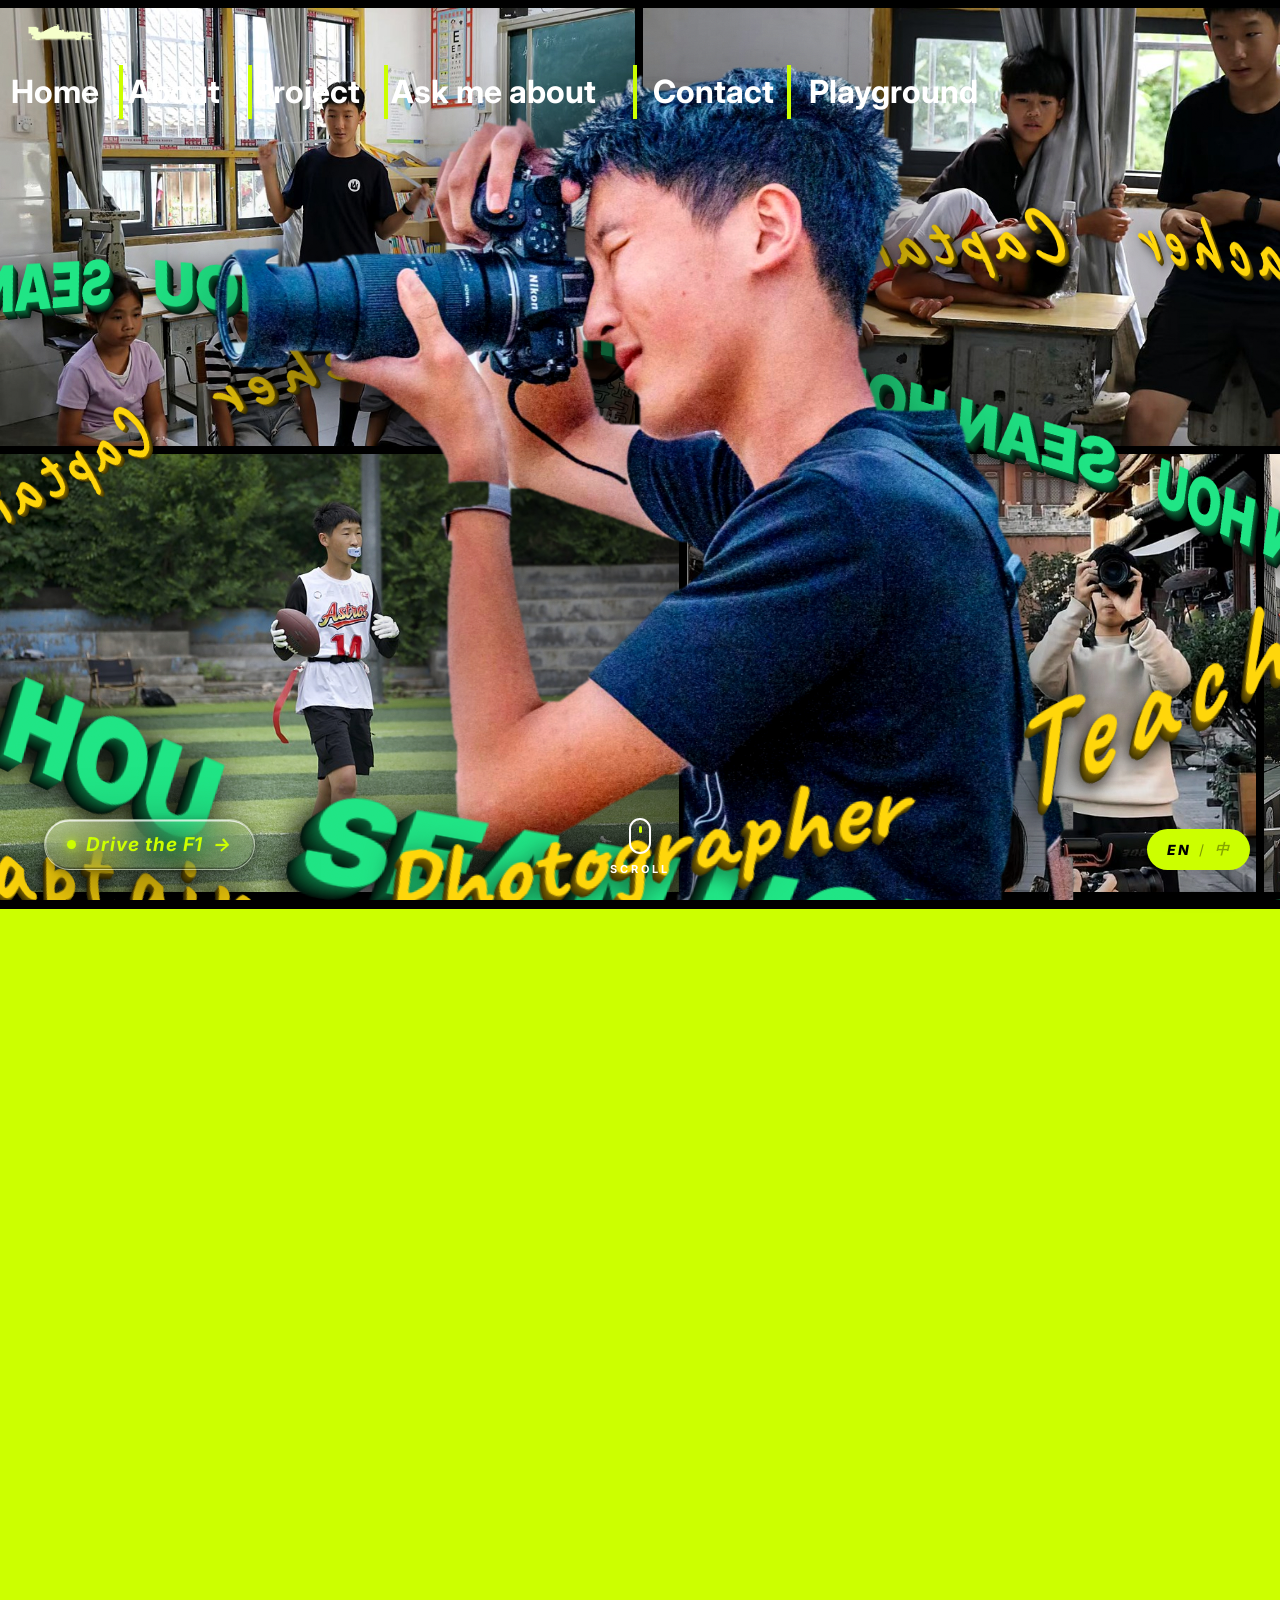
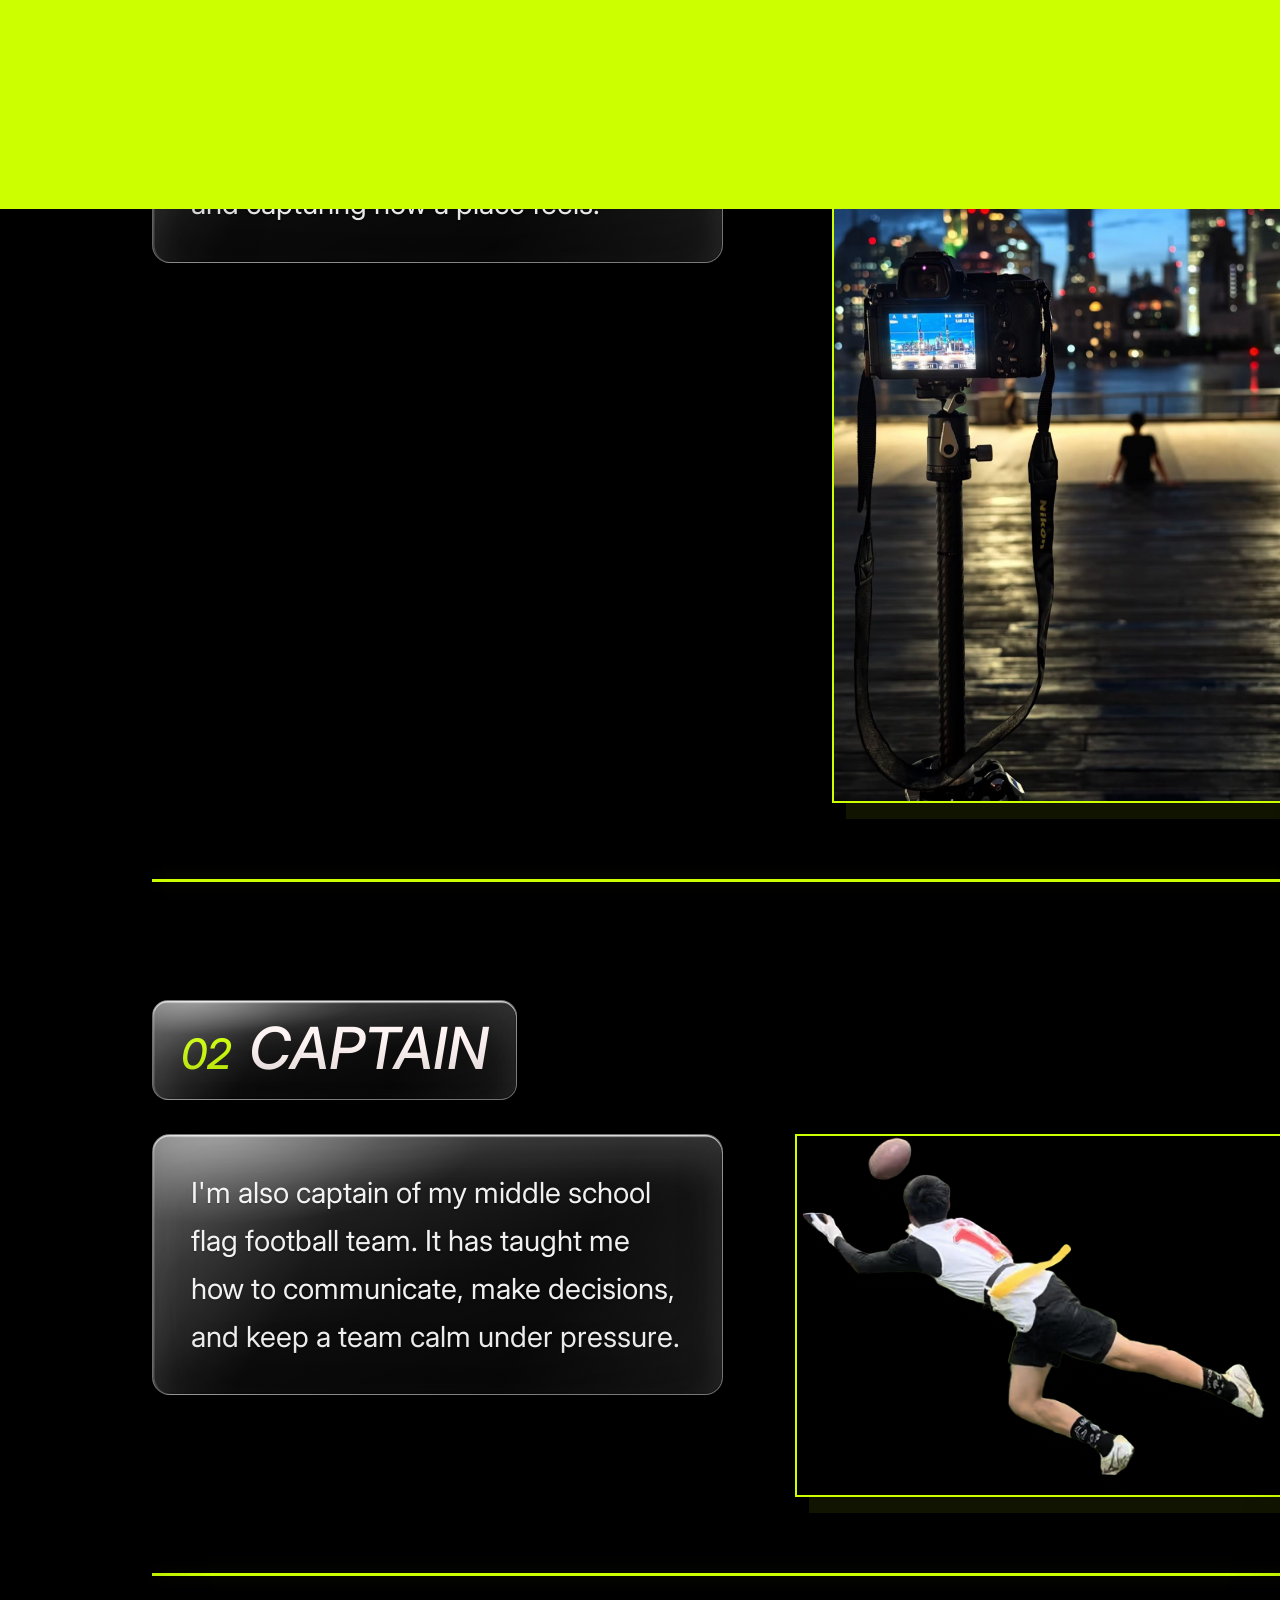
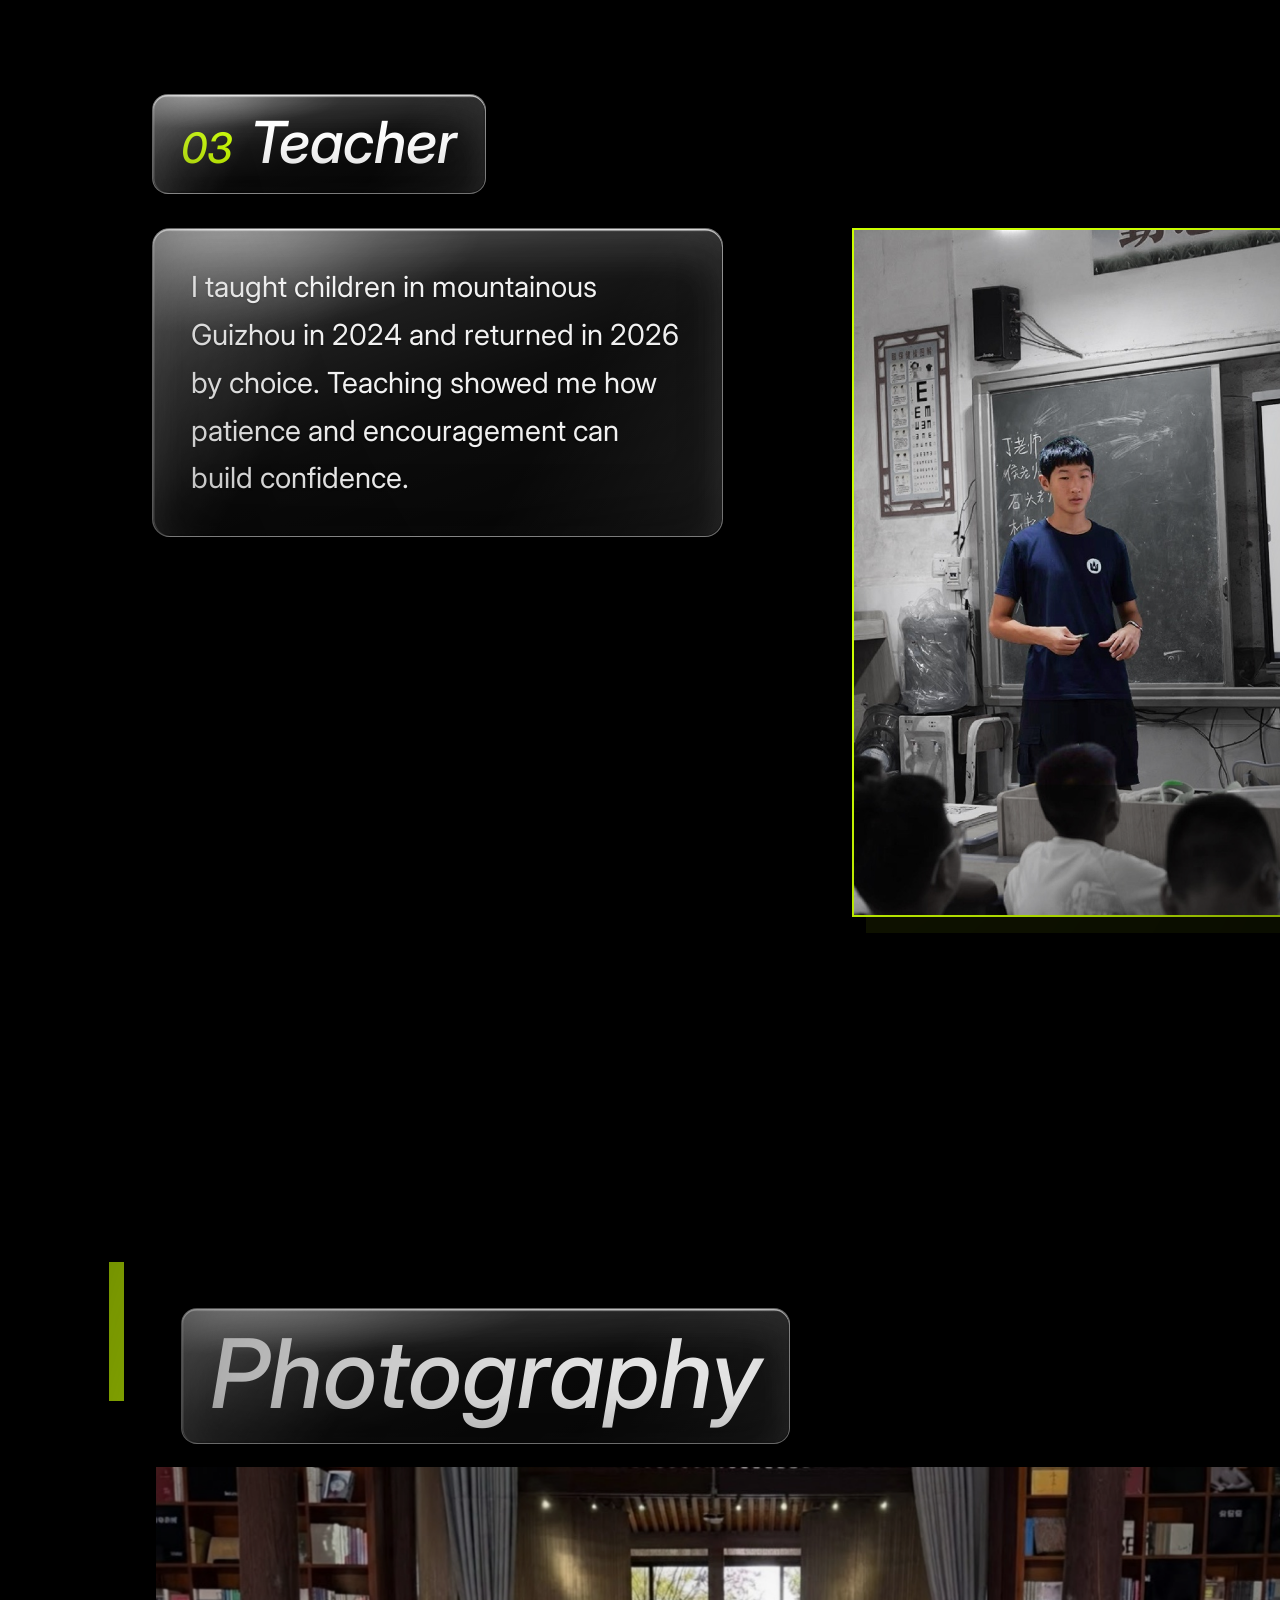
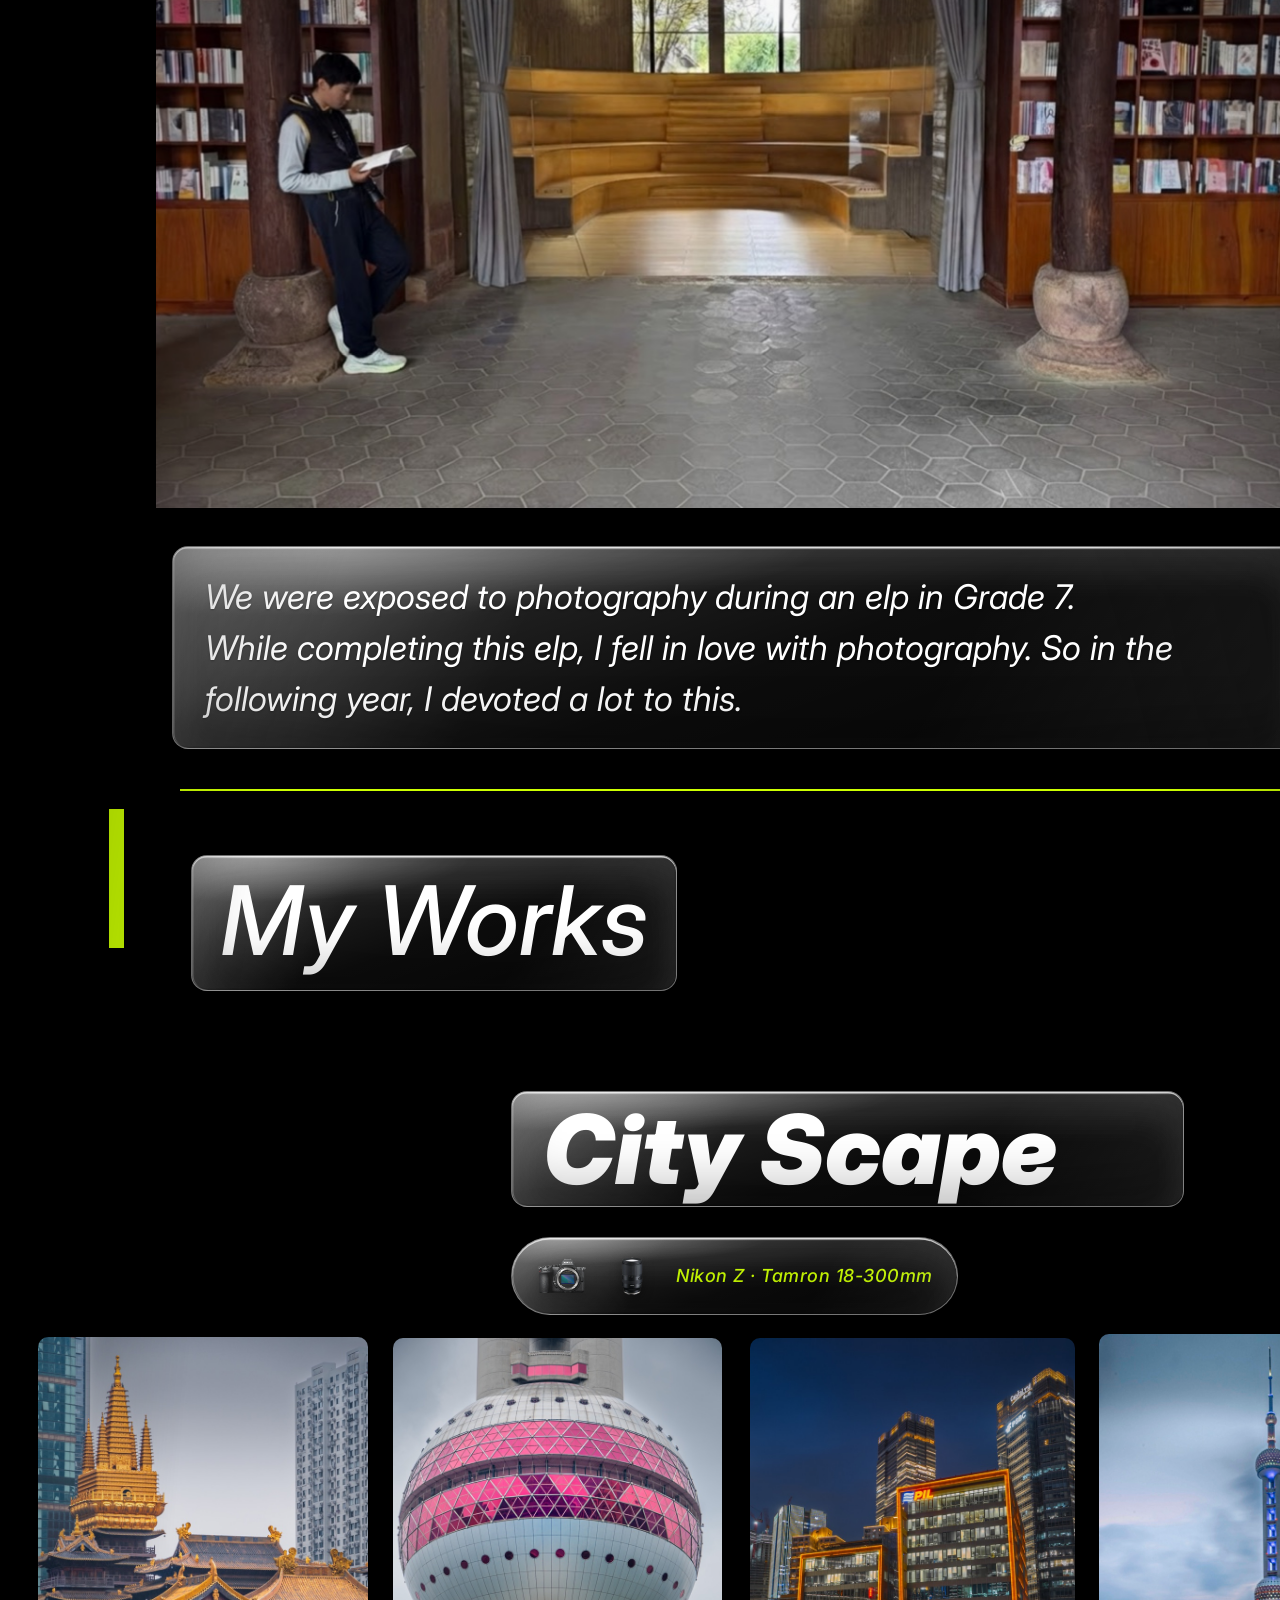
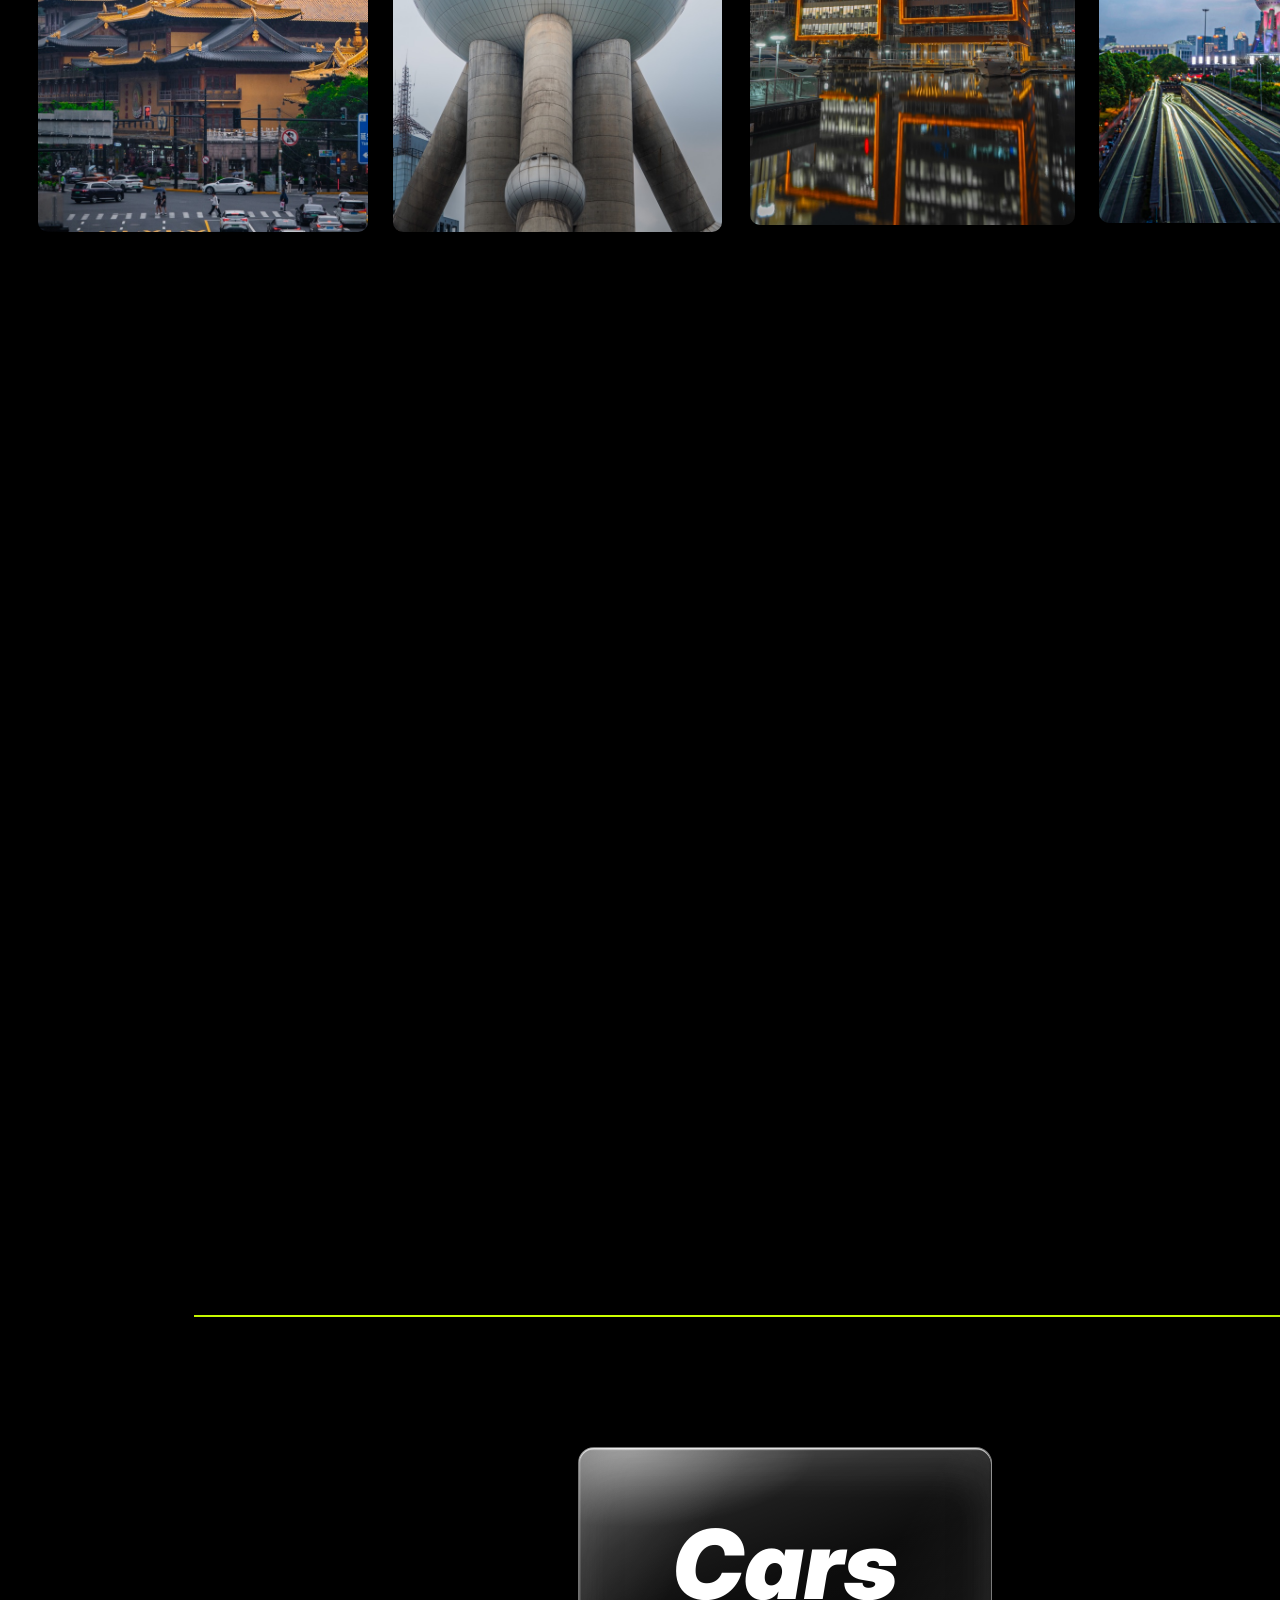
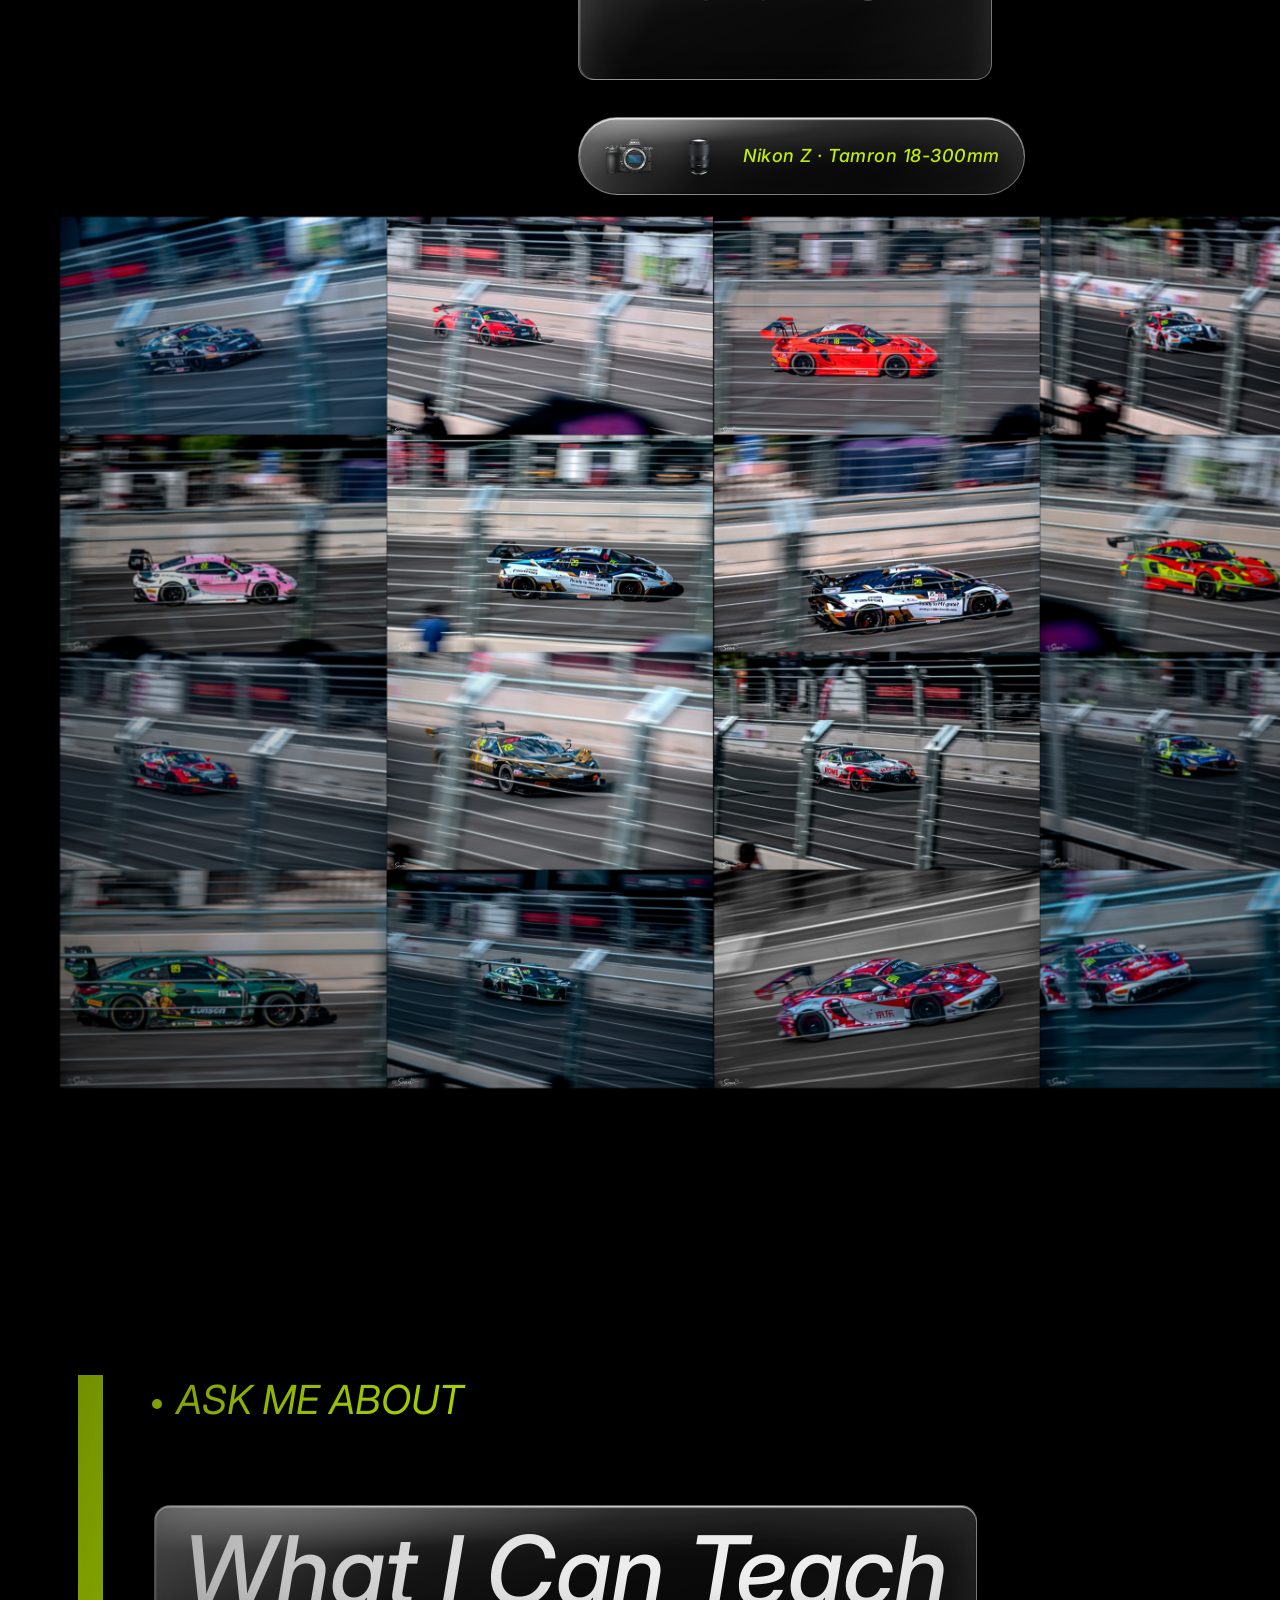
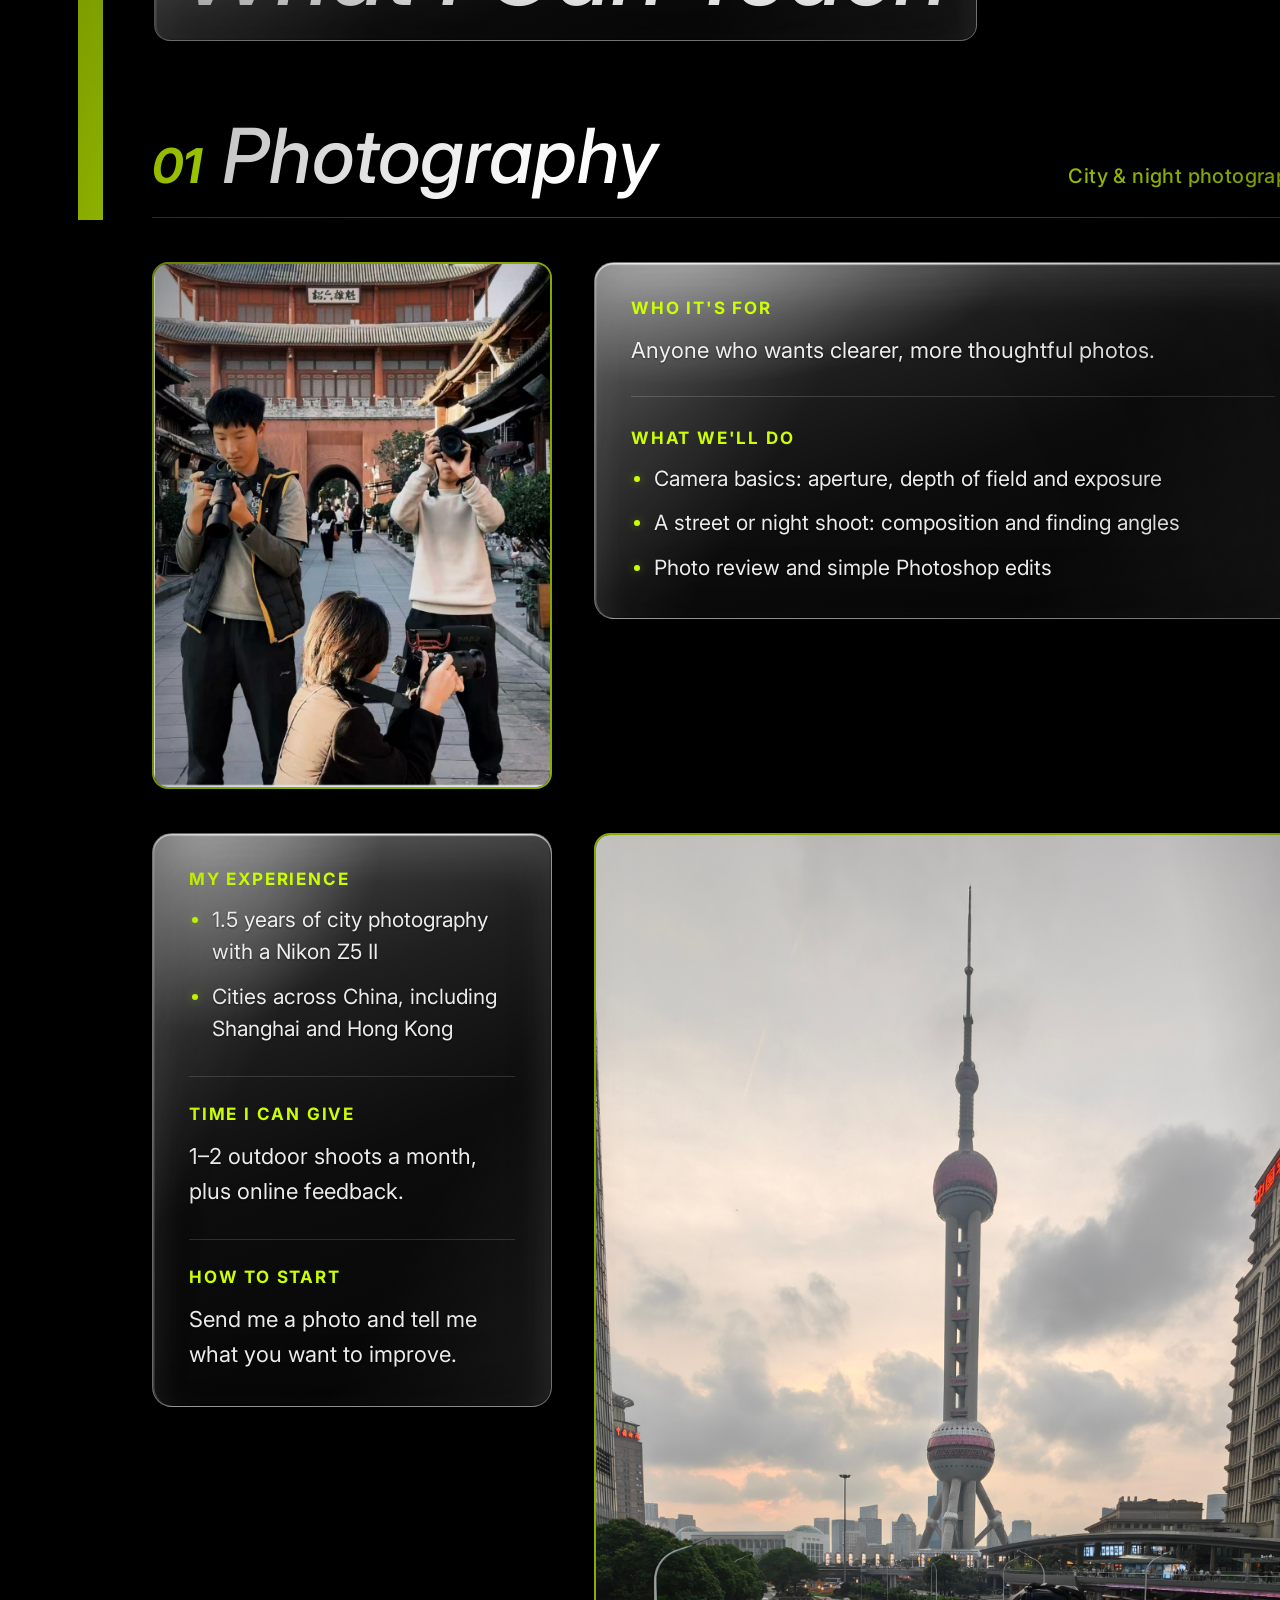
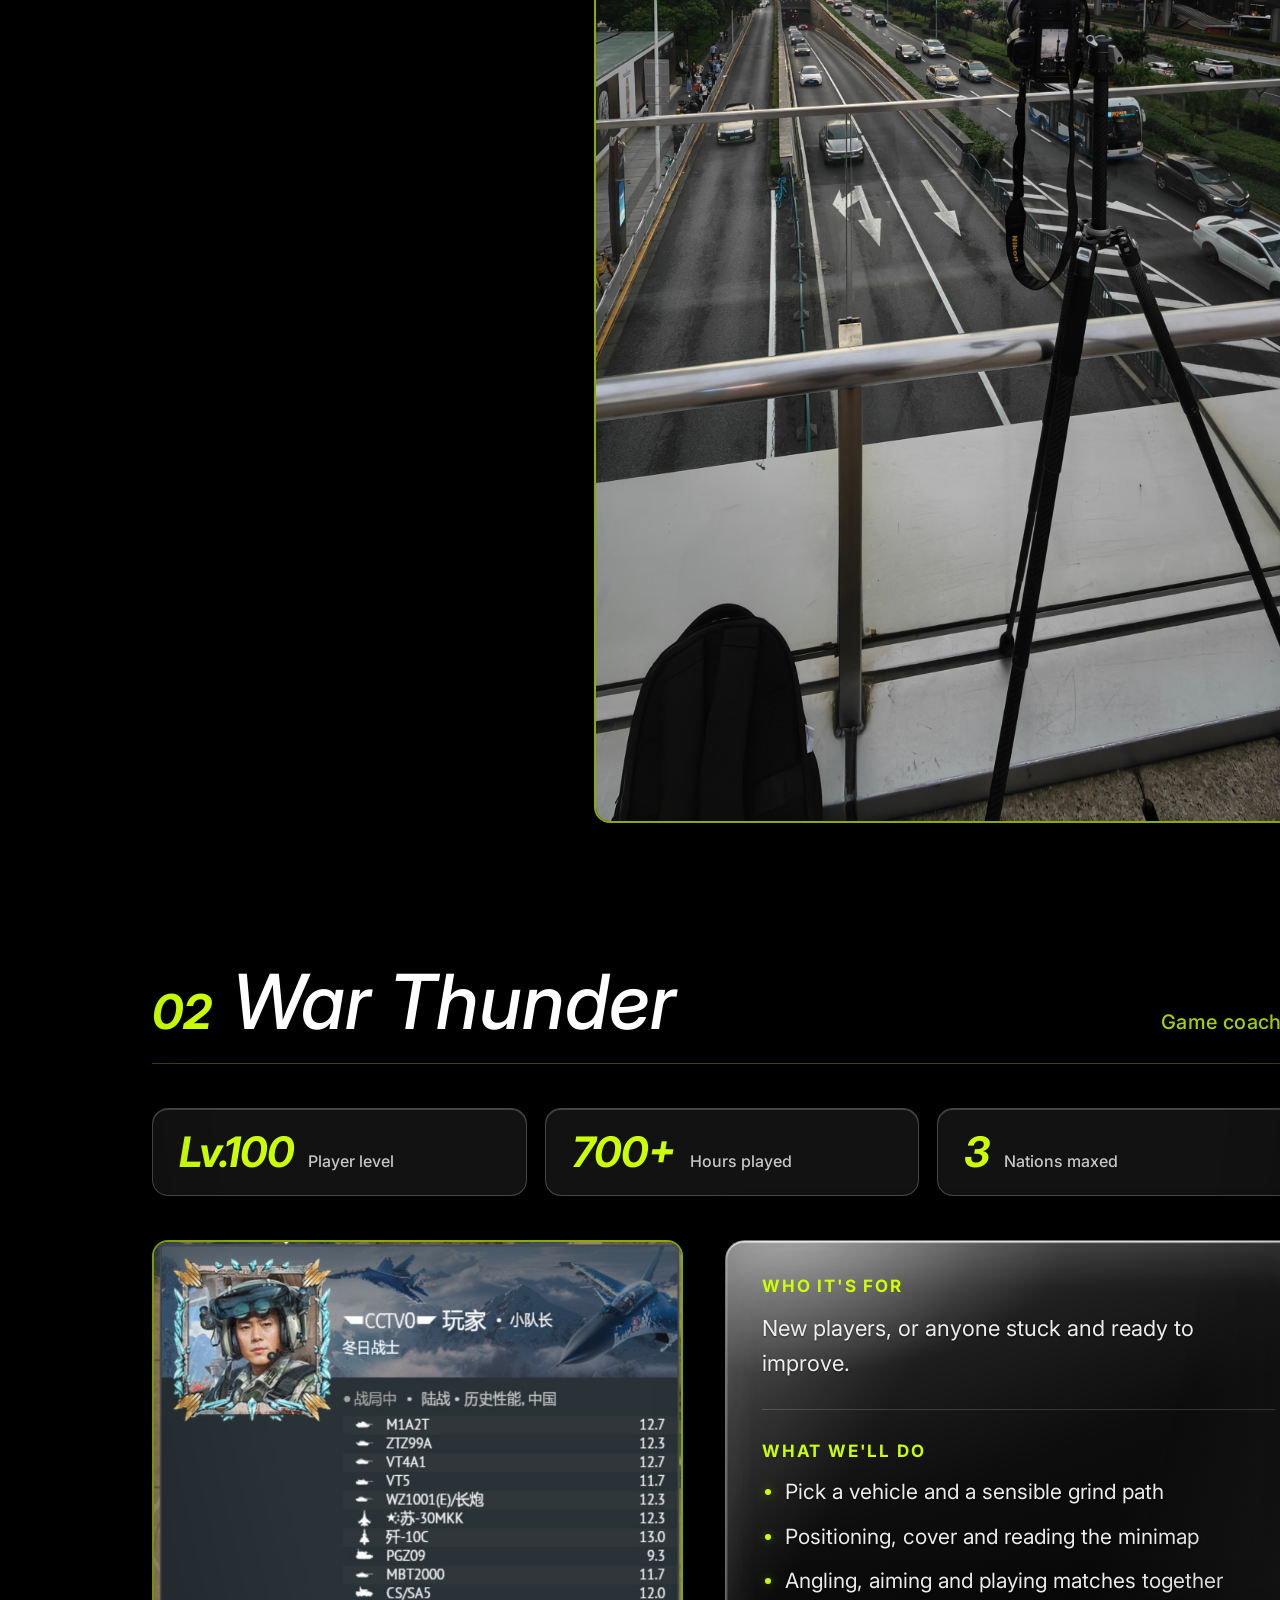
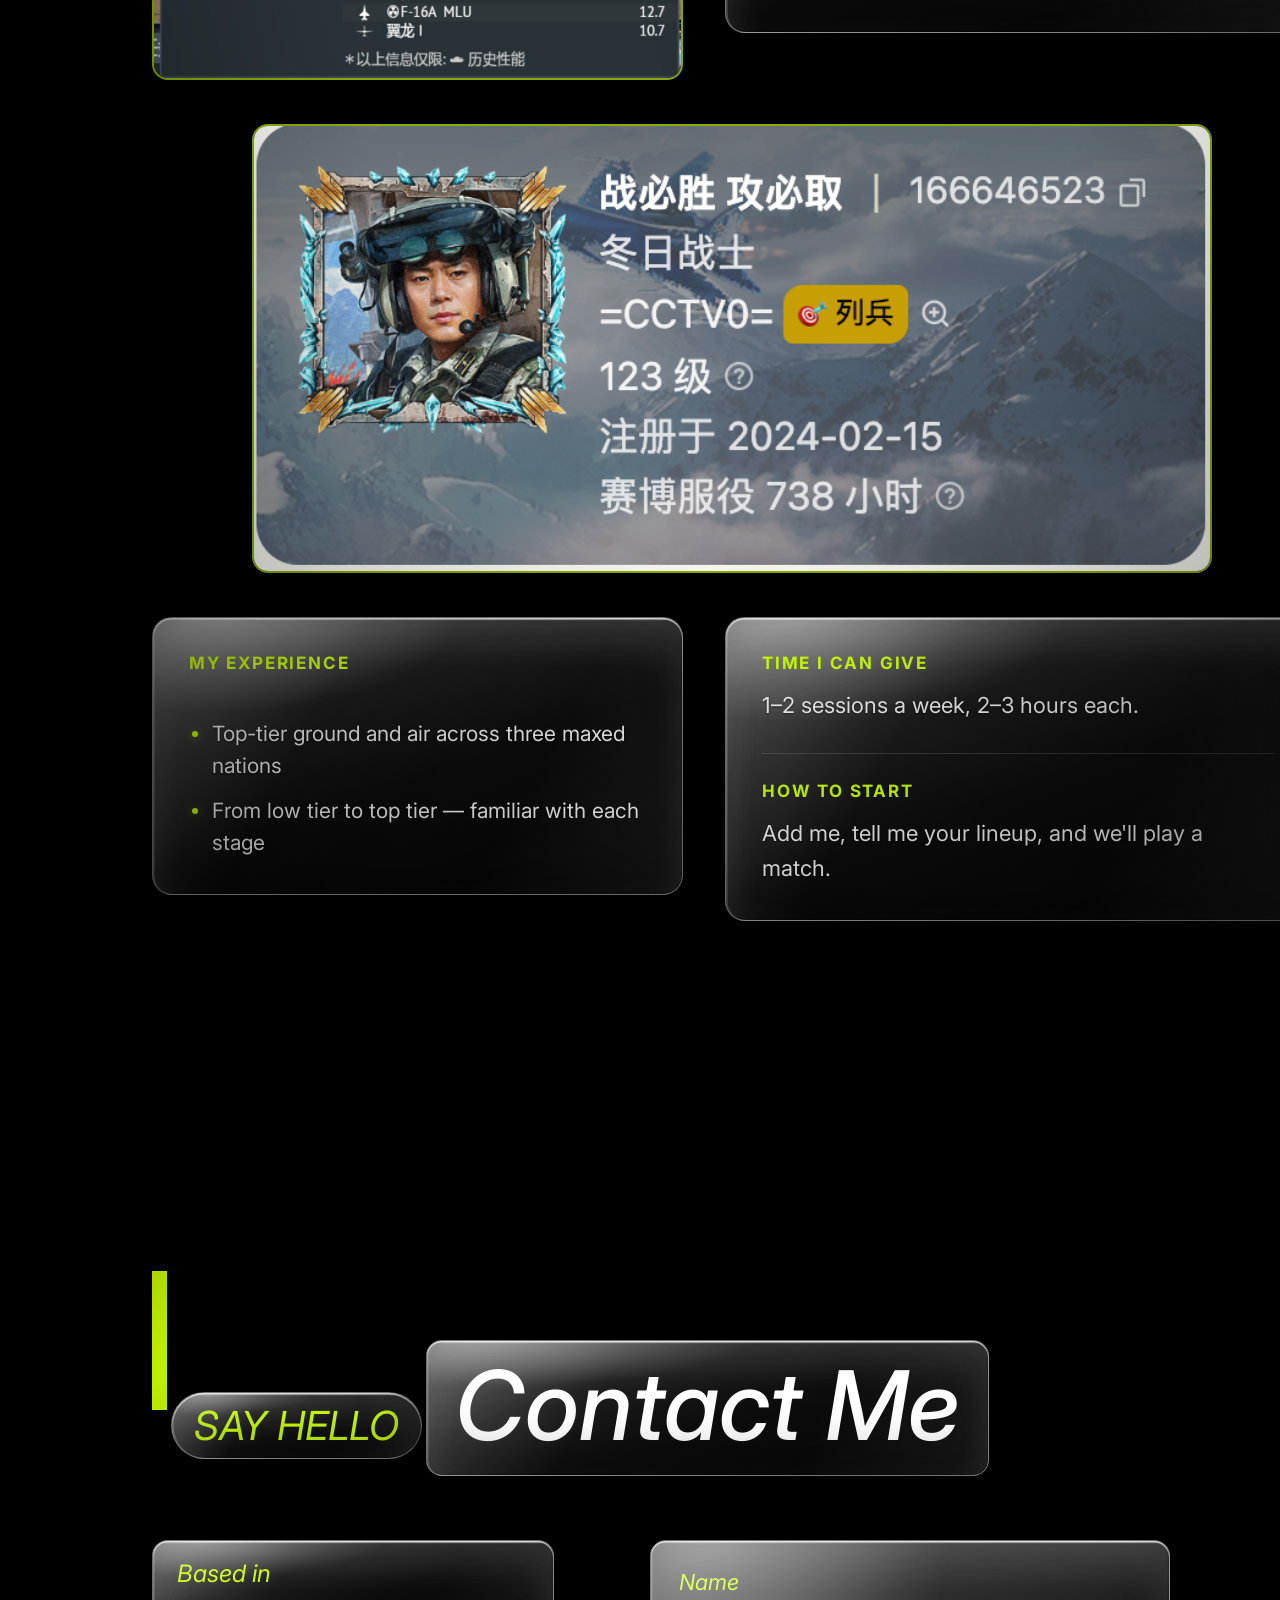
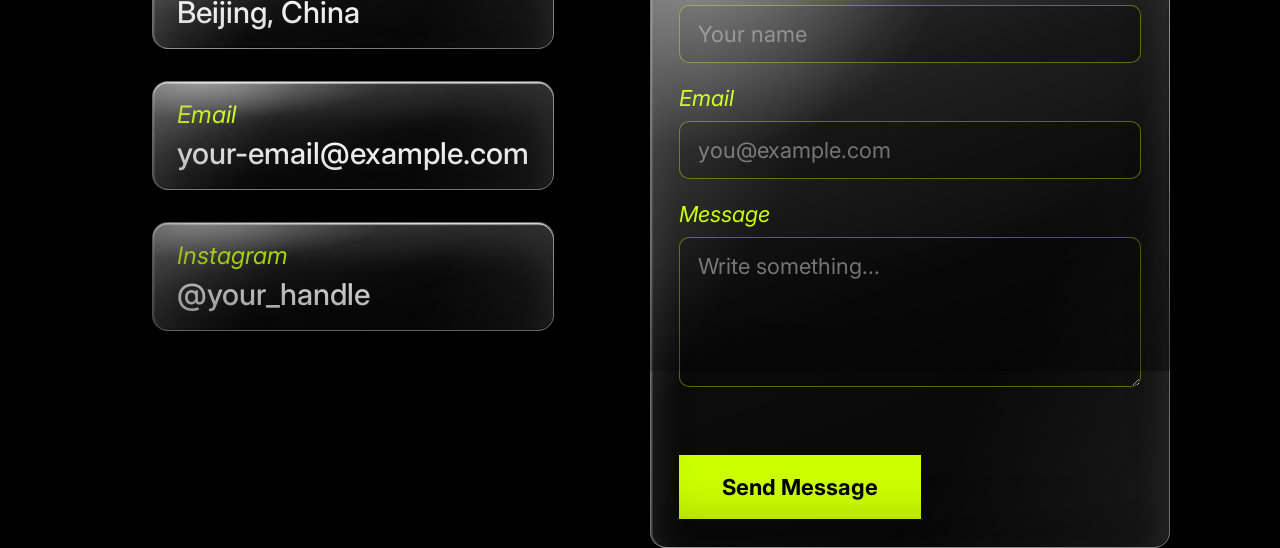
<file: index.html>
<!DOCTYPE html>
<html lang="en">
<head>
  <meta charset="UTF-8" />
  <meta name="viewport" content="width=device-width, initial-scale=1.0" />
  <meta http-equiv="Cache-Control" content="no-cache, must-revalidate" />
  <title>Sean Hou</title>
  <script>
    // apply the saved language before first paint
    try {
      var savedLang = localStorage.getItem('lang') === 'zh' ? 'zh' : 'en';
      document.documentElement.lang = savedLang;
    } catch (e) {}
  </script>
  <link rel="stylesheet" href="css/style.css" />
</head>
<body data-theme="dark" data-active="home">

  <!-- ============================================================
       Fixed navigation — the race car slides above the active word
       ============================================================ -->
  <header class="site-nav" id="siteNav">
    <img class="nav-car" id="navCar" src="images/logo.png" alt="" />

    <a class="nav-item nav-home-link"    data-target="home"    href="#home" data-i18n="nav-home">Home</a>
    <a class="nav-item nav-about-link"   data-target="about"   href="#about" data-i18n="nav-about">About</a>
    <a class="nav-item nav-project-link" data-target="project" href="#project" data-i18n="nav-project">Project</a>
    <a class="nav-item nav-ask-link"     data-target="ask"     href="#ask" data-i18n="nav-ask">Ask me about</a>
    <a class="nav-item nav-contact-link" data-target="contact" href="#contact" data-i18n="nav-contact">Contact</a>
    <a class="nav-item nav-play-link"    href="drive.html" data-i18n="nav-play">Playground</a>

    <span class="nav-sep sep-home"></span>
    <span class="nav-sep sep-about"></span>
    <span class="nav-sep sep-project"></span>
    <span class="nav-sep sep-ask"></span>
    <span class="nav-sep sep-contact"></span>
  </header>

  <!-- ============================================================
       01 HOME
       ============================================================ -->
  <section class="section sec-home" id="home" data-theme="dark">

    <!-- ===== two rows of full-bleed photo tiles, sliding left ===== -->
    <div class="wall" aria-hidden="true">
      <div class="wall-row wall-top">
        <div class="wall-track">
          <div class="wall-seq">
            <img src="images/home/tiles/t-01.jpg" alt="" /><img src="images/home/tiles/t-02.jpg" alt="" /><img src="images/home/tiles/t-03.jpg" alt="" /><img src="images/home/tiles/t-04.jpg" alt="" /><img src="images/home/tiles/t-05.jpg" alt="" /><img src="images/home/tiles/t-06.jpg" alt="" /><img src="images/home/tiles/t-07.jpg" alt="" /><img src="images/home/tiles/t-08.jpg" alt="" />
          </div>
          <div class="wall-seq">
            <img src="images/home/tiles/t-01.jpg" alt="" /><img src="images/home/tiles/t-02.jpg" alt="" /><img src="images/home/tiles/t-03.jpg" alt="" /><img src="images/home/tiles/t-04.jpg" alt="" /><img src="images/home/tiles/t-05.jpg" alt="" /><img src="images/home/tiles/t-06.jpg" alt="" /><img src="images/home/tiles/t-07.jpg" alt="" /><img src="images/home/tiles/t-08.jpg" alt="" />
          </div>
        </div>
      </div>

      <div class="wall-row wall-bottom">
        <div class="wall-track">
          <div class="wall-seq">
            <img src="images/home/tiles/t-09.jpg" alt="" /><img src="images/home/tiles/t-10.jpg" alt="" /><img src="images/home/tiles/t-11.jpg" alt="" /><img src="images/home/tiles/t-12.jpg" alt="" /><img src="images/home/tiles/t-13.jpg" alt="" /><img src="images/home/tiles/t-14.jpg" alt="" /><img src="images/home/tiles/t-15.jpg" alt="" />
          </div>
          <div class="wall-seq">
            <img src="images/home/tiles/t-09.jpg" alt="" /><img src="images/home/tiles/t-10.jpg" alt="" /><img src="images/home/tiles/t-11.jpg" alt="" /><img src="images/home/tiles/t-12.jpg" alt="" /><img src="images/home/tiles/t-13.jpg" alt="" /><img src="images/home/tiles/t-14.jpg" alt="" /><img src="images/home/tiles/t-15.jpg" alt="" />
          </div>
        </div>
      </div>
    </div>

    <!-- ===== 3D stage: two text rings orbit the portrait =====
         each ring renders TWICE: a back copy behind the portrait and a
         front copy (back faces hidden) in front of it — the text truly
         wraps around the figure on every browser -->
    <div class="stage3d">

      <!-- back halves (behind the portrait) -->
      <div class="ring ring-a" aria-hidden="true">
        <div class="ring-spin">
          <span class="seg" style="--a: 0deg">SEAN HOU</span>
          <span class="seg" style="--a: 30deg">SEAN HOU</span>
          <span class="seg" style="--a: 60deg">SEAN HOU</span>
          <span class="seg" style="--a: 90deg">SEAN HOU</span>
          <span class="seg" style="--a: 120deg">SEAN HOU</span>
          <span class="seg" style="--a: 150deg">SEAN HOU</span>
          <span class="seg" style="--a: 180deg">SEAN HOU</span>
          <span class="seg" style="--a: 210deg">SEAN HOU</span>
          <span class="seg" style="--a: 240deg">SEAN HOU</span>
          <span class="seg" style="--a: 270deg">SEAN HOU</span>
          <span class="seg" style="--a: 300deg">SEAN HOU</span>
          <span class="seg" style="--a: 330deg">SEAN HOU</span>
        </div>
      </div>

      <div class="ring ring-b" aria-hidden="true">
        <div class="ring-spin">
          <span class="seg" style="--a: 0deg">Photographer</span>
          <span class="seg" style="--a: 30deg">Teacher</span>
          <span class="seg" style="--a: 60deg">Captain</span>
          <span class="seg" style="--a: 90deg">Photographer</span>
          <span class="seg" style="--a: 120deg">Teacher</span>
          <span class="seg" style="--a: 150deg">Captain</span>
          <span class="seg" style="--a: 180deg">Photographer</span>
          <span class="seg" style="--a: 210deg">Teacher</span>
          <span class="seg" style="--a: 240deg">Captain</span>
          <span class="seg" style="--a: 270deg">Photographer</span>
          <span class="seg" style="--a: 300deg">Teacher</span>
          <span class="seg" style="--a: 330deg">Captain</span>
        </div>
      </div>

      <!-- portrait plane at z = 0, sandwiched between the ring halves -->
      <div class="hero-photo">
        <img src="images/home-1-cut.png" alt="Sean Hou with a camera" data-i18n-alt="alt-home" />
      </div>

      <!-- front halves (only camera-facing segments render) -->
      <div class="ring ring-a is-front" aria-hidden="true">
        <div class="ring-spin">
          <span class="seg" style="--a: 0deg">SEAN HOU</span>
          <span class="seg" style="--a: 30deg">SEAN HOU</span>
          <span class="seg" style="--a: 60deg">SEAN HOU</span>
          <span class="seg" style="--a: 90deg">SEAN HOU</span>
          <span class="seg" style="--a: 120deg">SEAN HOU</span>
          <span class="seg" style="--a: 150deg">SEAN HOU</span>
          <span class="seg" style="--a: 180deg">SEAN HOU</span>
          <span class="seg" style="--a: 210deg">SEAN HOU</span>
          <span class="seg" style="--a: 240deg">SEAN HOU</span>
          <span class="seg" style="--a: 270deg">SEAN HOU</span>
          <span class="seg" style="--a: 300deg">SEAN HOU</span>
          <span class="seg" style="--a: 330deg">SEAN HOU</span>
        </div>
      </div>

      <div class="ring ring-b is-front" aria-hidden="true">
        <div class="ring-spin">
          <span class="seg" style="--a: 0deg">Photographer</span>
          <span class="seg" style="--a: 30deg">Teacher</span>
          <span class="seg" style="--a: 60deg">Captain</span>
          <span class="seg" style="--a: 90deg">Photographer</span>
          <span class="seg" style="--a: 120deg">Teacher</span>
          <span class="seg" style="--a: 150deg">Captain</span>
          <span class="seg" style="--a: 180deg">Photographer</span>
          <span class="seg" style="--a: 210deg">Teacher</span>
          <span class="seg" style="--a: 240deg">Captain</span>
          <span class="seg" style="--a: 270deg">Photographer</span>
          <span class="seg" style="--a: 300deg">Teacher</span>
          <span class="seg" style="--a: 330deg">Captain</span>
        </div>
      </div>
    </div>

    <a class="drive-cta" href="drive.html">
      <span class="drive-cta-dot" aria-hidden="true"></span>
      <span data-i18n="drive-cta">Drive the F1</span>
      <span class="drive-cta-arrow" aria-hidden="true">→</span>
    </a>

    <a class="scroll-hint" href="#about" aria-label="Scroll to About">
      <span class="mouse"><i></i></span>
      <span class="scroll-word" data-i18n="scroll">Scroll</span>
    </a>
  </section>

  <!-- ============================================================
       02 ABOUT
       ============================================================ -->
  <section class="section sec-about" id="about" data-theme="dark">

    <div class="side-bar"></div>
    <h1 class="section-label" data-i18n="about-label">ABOUT ME</h1>
    <span class="dash dash-1"></span>
    <span class="dash dash-2"></span>
    <h2 class="heading" data-i18n="about-heading">Who I Am</h2>

    <div class="about-roles">
      <!-- 01 Photographer -->
      <article class="about-role about-role-1">
        <div class="role role-1">
          <span class="role-num">01</span><span class="role-title" data-i18n="role-1">PHOTOGRAPHER</span>
        </div>
        <p class="bio bio-1" data-i18n-html="bio-1">I'm Sean Hou, a Grade 9 student based in Beijing. I love being behind the camera — walking through a city at sunrise, waiting for the right light, and capturing how a place feels.</p>
        <img class="photo photo-1" src="images/about-camera.jpg" alt="Camera shooting the Shanghai skyline at night" data-i18n-alt="alt-camera" />
        <div class="divider divider-1"></div>
      </article>

      <!-- 02 Captain -->
      <article class="about-role about-role-2">
        <div class="role role-2">
          <span class="role-num">02</span><span class="role-title role-title-warm" data-i18n="role-2">CAPTAIN</span>
        </div>
        <p class="bio bio-2" data-i18n-html="bio-2">I'm also captain of my middle school flag football team. It has taught me how to communicate, make decisions, and keep a team calm under pressure.</p>
        <img class="photo photo-2" src="images/captain.png" alt="Flag football player making a catch" loading="lazy" data-i18n-alt="alt-captain" />
        <div class="divider divider-2"></div>
      </article>

      <!-- 03 Teacher -->
      <article class="about-role about-role-3">
        <div class="role role-3">
          <span class="role-num">03</span><span class="role-title" data-i18n="role-3">Teacher</span>
        </div>
        <p class="bio bio-3" data-i18n-html="bio-3">I taught children in mountainous Guizhou in 2024 and returned in 2026 by choice. Teaching showed me how patience and encouragement can build confidence.</p>
        <img class="photo photo-3" src="images/teacher.jpg" alt="Sean teaching in a Guizhou classroom" loading="lazy" data-i18n-alt="alt-teacher" />
      </article>
    </div>
  </section>

  <!-- ============================================================
       03 PROJECT — PHOTOGRAPHY
       ============================================================ -->
  <section class="section sec-project" id="project" data-theme="warm">

    <span class="p-bar p-bar-1"></span>
    <h1 class="p-title" data-i18n="p-title">Photography</h1>
    <img class="p-hero" src="images/proj-hero.jpg" alt="Photography work" loading="lazy" data-i18n-alt="alt-hero" />
    <p class="p-desc" data-i18n-html="p-desc">
      We were exposed to photography during an elp in Grade 7. <br />While
      completing this elp, I fell in love with photography. So in the following
      year, I devoted a lot to this.
    </p>
    <div class="p-line p-line-1"></div>
    <!-- ceremonial transition fires when this crosses the viewport center -->
    <span class="works-sentinel" aria-hidden="true"></span>

    <span class="p-bar p-bar-2"></span>
    <h2 class="p-works" data-i18n="p-works">My Works</h2>
    <h3 class="p-cityscape" data-i18n="p-cityscape">City Scape</h3>
    <div class="gear gear-city">
      <img src="images/nikon-z-body.png" alt="Nikon Z" />
      <img src="images/tamron-18-300.png" alt="Tamron 18-300mm" />
      <span class="gear-text">Nikon Z · Tamron 18-300mm</span>
    </div>

    <!-- row 1 -->
    <img class="work c1" src="images/city-2.jpg" alt="Jing'an Temple at dusk" loading="lazy" data-i18n-alt="alt-city-2" />
    <img class="work c2" src="images/city-3.jpg" alt="Oriental Pearl Tower close-up" loading="lazy" data-i18n-alt="alt-city-3" />
    <img class="work c3" src="images/city-7.jpg" alt="Office towers reflected at night" loading="lazy" data-i18n-alt="alt-city-7" />
    <img class="work c4" src="images/city-1.jpg" alt="Oriental Pearl Tower over light trails" loading="lazy" data-i18n-alt="alt-city-1" />
    <!-- row 2 -->
    <img class="work c5" src="images/city-8.jpg" alt="Three Shanghai skyscrapers" loading="lazy" data-i18n-alt="alt-city-8" />
    <img class="work c6" src="images/city-wide.jpg" alt="Twin towers over highway light trails" loading="lazy" data-i18n-alt="alt-city-wide" />
    <img class="work c7" src="images/city-6.jpg" alt="Old Hu Barbershop on a quiet Chengdu lane at night" loading="lazy" data-i18n-alt="alt-city-6" />
    <img class="work c8" src="images/city-5.jpg" alt="Teal light pillars of the Tower of Vitality" loading="lazy" data-i18n-alt="alt-city-5" />
    <!-- row 3 — two wide shots -->
    <img class="work cw cw-1" src="images/wide-1.jpg" alt="Tianfu Art Museum reflected in the water at blue hour" loading="lazy" data-i18n-alt="alt-wide-1" />
    <img class="work cw cw-2" src="images/wide-2.jpg" alt="The Bund skyline at night" loading="lazy" data-i18n-alt="alt-wide-2" />

    <div class="p-line p-line-2"></div>
    <div class="p-line p-line-3"></div>

    <h3 class="p-cars" data-i18n="p-cars">Cars</h3>
    <div class="gear gear-cars">
      <img src="images/nikon-z-body.png" alt="Nikon Z" />
      <img src="images/tamron-18-300.png" alt="Tamron 18-300mm" />
      <span class="gear-text">Nikon Z · Tamron 18-300mm</span>
    </div>

    <img class="car car-01" src="images/car-01.jpg" alt="GT3 01" loading="lazy" />
    <img class="car car-02" src="images/car-02.jpg" alt="GT3 02" loading="lazy" />
    <img class="car car-03" src="images/car-03.jpg" alt="GT3 03" loading="lazy" />
    <img class="car car-04" src="images/car-04.jpg" alt="GT3 04" loading="lazy" />
    <img class="car car-05" src="images/car-05.jpg" alt="GT3 05" loading="lazy" />
    <img class="car car-06" src="images/car-06.jpg" alt="GT3 06" loading="lazy" />
    <img class="car car-07" src="images/car-07.jpg" alt="GT3 07" loading="lazy" />
    <img class="car car-08" src="images/car-08.jpg" alt="GT3 08" loading="lazy" />
    <img class="car car-09" src="images/car-09.jpg" alt="GT3 09" loading="lazy" />
    <img class="car car-10" src="images/car-10.jpg" alt="GT3 10" loading="lazy" />
    <img class="car car-11" src="images/car-11.jpg" alt="GT3 11" loading="lazy" />
    <img class="car car-12" src="images/car-12.jpg" alt="GT3 12" loading="lazy" />
    <img class="car car-13" src="images/car-13.jpg" alt="GT3 13" loading="lazy" />
    <img class="car car-14" src="images/car-14.jpg" alt="GT3 14" loading="lazy" />
    <img class="car car-15" src="images/car-15.jpg" alt="GT3 15" loading="lazy" />
    <img class="car car-16" src="images/car-16.jpg" alt="GT3 16" loading="lazy" />
  </section>

  <!-- ============================================================
       03b ASK ME ABOUT — what I can teach you (two full pages)
       ============================================================ -->
  <section class="section sec-ask" id="ask" data-theme="dark">

    <div class="side-bar ask-bar"></div>
    <h1 class="section-label" data-i18n="ask-label">ASK ME ABOUT</h1>
    <span class="dash dash-1"></span>
    <span class="dash dash-2"></span>
    <h2 class="heading ask-heading" data-i18n="ask-heading">What I Can Teach</h2>

    <!-- PAGE 01 — PHOTOGRAPHY: alternating editorial grid -->
    <div class="ask-page ask-page-photo">
      <div class="ask-page-head">
        <span class="ask-page-num">01</span>
        <h3 class="ask-page-title" data-i18n="ask-photo-title">Photography</h3>
        <span class="ask-page-tag" data-i18n="ask-photo-tag">City &amp; night photography</span>
      </div>

      <img class="ask-img ask-img-hero" src="images/ask-photo-street.png" alt="Photography teaching" data-i18n-alt="alt-ask-photo" />

      <div class="ask-block ask-block-lesson">
        <div class="ask-intro">
          <p class="teach-h" data-i18n="ask-who">Who it's for</p>
          <p class="teach-p" data-i18n="ask-photo-who">Anyone who wants clearer, more thoughtful photos.</p>
        </div>
        <div class="ask-topics">
          <p class="teach-h" data-i18n="ask-do">What we'll do</p>
          <ul class="teach-list">
            <li data-i18n="ask-photo-do1">Camera basics: aperture, depth of field and exposure</li>
            <li data-i18n="ask-photo-do2">A street or night shoot: composition and finding angles</li>
            <li data-i18n="ask-photo-do3">Photo review and simple Photoshop edits</li>
          </ul>
        </div>
      </div>

      <div class="ask-block ask-block-details">
        <div>
          <p class="teach-h" data-i18n="ask-exp">My experience</p>
          <ul class="teach-list">
            <li data-i18n="ask-photo-exp1">1.5 years of city photography with a Nikon Z5 II</li>
            <li data-i18n="ask-photo-exp2">Cities across China, including Shanghai and Hong Kong</li>
          </ul>
        </div>
        <div class="ask-practical">
          <p class="teach-h" data-i18n="ask-time">Time I can give</p>
          <p class="teach-p" data-i18n="ask-photo-time1">1–2 outdoor shoots a month, plus online feedback.</p>
        </div>
        <div class="ask-start">
          <p class="teach-h" data-i18n="ask-start">How to start</p>
          <p class="teach-p" data-i18n="ask-photo-start1">Send me a photo and tell me what you want to improve.</p>
        </div>
      </div>

      <img class="ask-img ask-img-side" src="images/ask-photo-city.jpg" alt="Photography work sample" data-i18n-alt="alt-ask-photo" />
    </div>

    <!-- PAGE 02 — WAR THUNDER: stats, wide media, compact coaching cards -->
    <div class="ask-page ask-page-war">
      <div class="ask-page-head">
        <span class="ask-page-num">02</span>
        <h3 class="ask-page-title" data-i18n="ask-war-title">War Thunder</h3>
        <span class="ask-page-tag" data-i18n="ask-war-tag">Game coaching</span>
      </div>

      <div class="ask-stats">
        <div class="stat">
          <span class="stat-num" data-i18n="ask-war-stat1-num">Lv.100</span>
          <span class="stat-label" data-i18n="ask-war-stat1-label">Player level</span>
        </div>
        <div class="stat">
          <span class="stat-num" data-i18n="ask-war-stat2-num">700+</span>
          <span class="stat-label" data-i18n="ask-war-stat2-label">Hours played</span>
        </div>
        <div class="stat">
          <span class="stat-num" data-i18n="ask-war-stat3-num">3</span>
          <span class="stat-label" data-i18n="ask-war-stat3-label">Nations maxed</span>
        </div>
      </div>

      <img class="ask-img ask-img-hero" src="images/ask-war-card.jpg" alt="War Thunder game coaching" data-i18n-alt="alt-ask-war" />

      <div class="ask-block ask-block-lesson">
        <div class="ask-intro">
          <p class="teach-h" data-i18n="ask-who">Who it's for</p>
          <p class="teach-p" data-i18n="ask-war-who">New players, or anyone stuck and ready to improve.</p>
        </div>
        <div class="ask-topics">
          <p class="teach-h" data-i18n="ask-do">What we'll do</p>
          <ul class="teach-list">
            <li data-i18n="ask-war-do1">Pick a vehicle and a sensible grind path</li>
            <li data-i18n="ask-war-do2">Positioning, cover and reading the minimap</li>
            <li data-i18n="ask-war-do3">Angling, aiming and playing matches together</li>
          </ul>
        </div>
      </div>

      <img class="ask-img ask-img-side" src="images/ask-war-banner.png" alt="War Thunder gameplay" data-i18n-alt="alt-ask-war" />

      <div class="ask-block ask-block-experience">
        <p class="teach-h" data-i18n="ask-exp">My experience</p>
        <ul class="teach-list">
          <li data-i18n="ask-war-exp1">Top-tier ground and air across three maxed nations</li>
          <li data-i18n="ask-war-exp2">From low tier to top tier — familiar with each stage</li>
        </ul>
      </div>

      <div class="ask-block ask-block-next">
        <div>
          <p class="teach-h" data-i18n="ask-time">Time I can give</p>
          <p class="teach-p" data-i18n="ask-war-time1">1–2 sessions a week, 2–3 hours each.</p>
        </div>
        <div class="ask-start">
          <p class="teach-h" data-i18n="ask-start">How to start</p>
          <p class="teach-p" data-i18n="ask-war-start1">Add me, tell me your lineup, and we'll play a match.</p>
        </div>
      </div>
    </div>
  </section>

  <!-- ============================================================
       04 CONTACT
       ============================================================ -->
  <section class="section sec-contact" id="contact" data-theme="dark">
    <main class="contact-content">
      <span class="p-bar contact-bar"></span>
      <p class="contact-kicker" data-i18n="contact-kicker">SAY HELLO</p>
      <h1 class="contact-title" data-i18n="contact-title">Contact Me</h1>

      <div class="contact-layout">
        <div class="contact-info">
          <div class="contact-line">
            <span data-i18n="contact-based">Based in</span>
            <strong data-i18n="contact-city">Beijing, China</strong>
          </div>
          <div class="contact-line">
            <span data-i18n="contact-email">Email</span>
            <strong>your-email@example.com</strong>
          </div>
          <div class="contact-line">
            <span>Instagram</span>
            <strong>@your_handle</strong>
          </div>
        </div>

        <form class="contact-form" id="contactForm" novalidate>
          <label>
            <span data-i18n="form-name">Name</span>
            <input type="text" name="name" id="formName" placeholder="Your name" data-i18n-ph="ph-name" />
          </label>
          <label>
            <span data-i18n="form-email">Email</span>
            <input type="email" name="email" id="formEmail" placeholder="you@example.com" />
          </label>
          <label>
            <span data-i18n="form-message">Message</span>
            <textarea name="message" id="formMessage" placeholder="Write something..." data-i18n-ph="ph-message"></textarea>
          </label>
          <p class="form-error" id="formError"></p>
          <button type="submit" class="btn" data-i18n="form-send">Send Message</button>
        </form>
      </div>
    </main>
  </section>

  <!-- ============================================================
       Ceremonial transition: intro → My Works
       ============================================================ -->
  <div class="works-curtain" id="worksCurtain" aria-hidden="true">
    <span class="cw-kicker" data-i18n="cw-kicker">PHOTOGRAPHY · 02</span>
    <span class="cw-title" data-i18n="cw-title">My Works</span>
  </div>

  <!-- language switch (stays available inside the photo viewer too) -->
  <button class="lang-btn" id="langBtn" type="button" data-i18n-aria="aria-lang">
    <span class="lang-opt lang-en">EN</span><i>/</i><span class="lang-opt lang-zh">中</span>
  </button>

  <!-- ============================================================
       Photo detail viewer (large image + parameters + introduction)
       ============================================================ -->
  <div class="pv" id="photoViewer" role="dialog" aria-modal="true" aria-label="Photo detail" aria-hidden="true" data-i18n-aria="aria-pv">
    <button class="pv-close" id="pvClose" aria-label="Close detail view" data-i18n-aria="aria-pv-close">&times;</button>
    <button class="pv-arrow pv-prev" id="pvPrev" aria-label="Previous photo" data-i18n-aria="aria-pv-prev">&lsaquo;</button>
    <button class="pv-arrow pv-next" id="pvNext" aria-label="Next photo" data-i18n-aria="aria-pv-next">&rsaquo;</button>

    <div class="pv-stage">
      <div class="pv-index" id="pvIndex"></div>
      <img class="pv-img" id="pvImg" alt="" />
      <p class="pv-meta" id="pvMeta"></p>
      <div class="pv-gear">
        <img src="images/nikon-z-body.png" alt="Nikon Z" />
        <img src="images/tamron-18-300.png" alt="Tamron 18-300mm" />
      </div>
      <div class="pv-intro">
        <p class="pv-label" data-i18n="pv-label">Introduction</p>
        <p class="pv-body" id="pvBody"></p>
      </div>
    </div>
  </div>

  <!-- ============================================================
       Custom camera-lens cursor (replaces native cursor)
       ============================================================ -->
  <div class="cursor" id="cursor" aria-hidden="true">
    <div class="cursor-lens"></div>
    <div class="cursor-ring"></div>
  </div>

  <script src="js/script.js"></script>
</body>
</html>
</file>
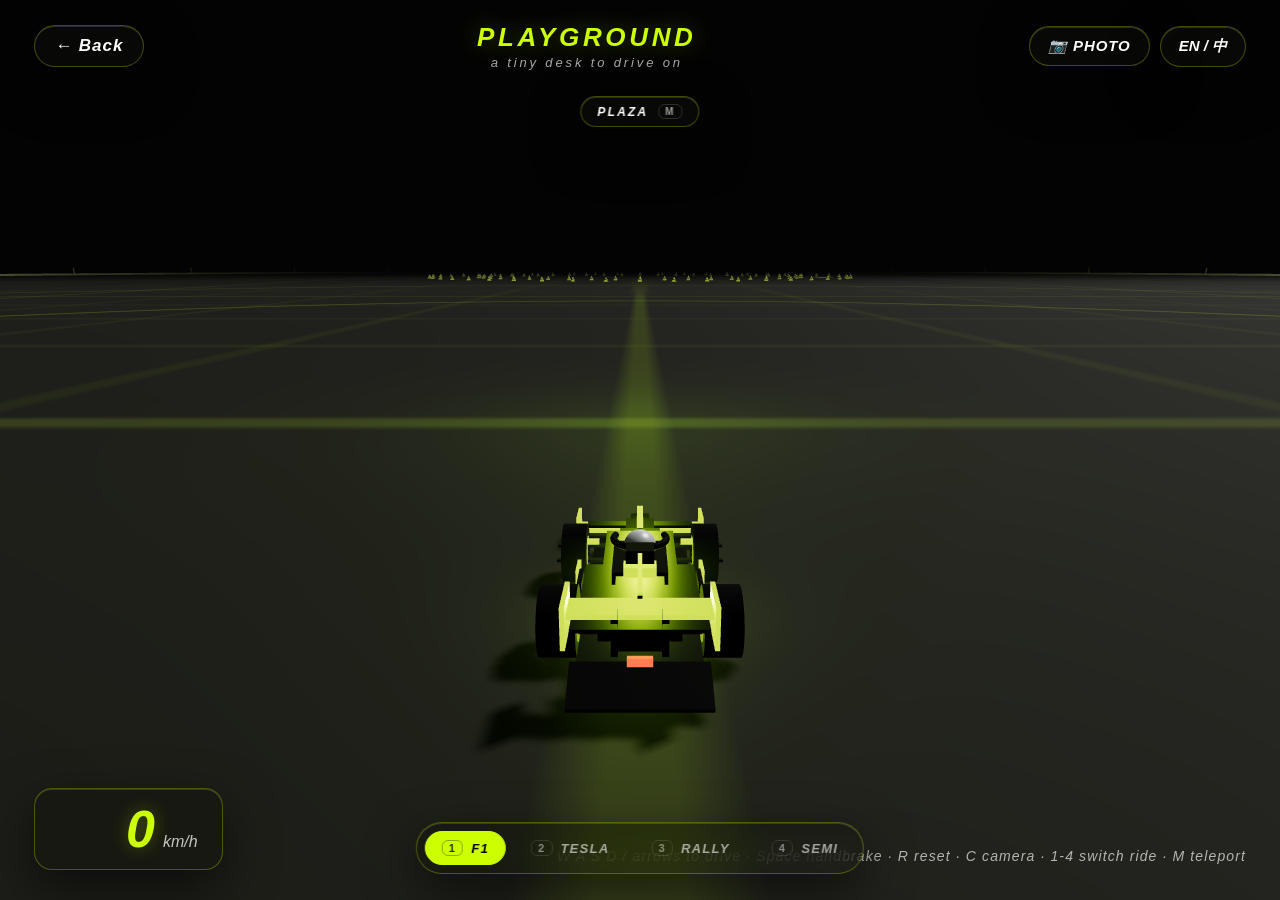
<file: drive.html>
<!DOCTYPE html>
<html lang="en">
<head>
  <meta charset="UTF-8" />
  <meta name="viewport" content="width=device-width, initial-scale=1.0, maximum-scale=1.0, user-scalable=no" />
  <meta http-equiv="Cache-Control" content="no-cache, must-revalidate" />
  <title>Drive · Sean Hou</title>
  <script>
    // apply the saved language before first paint (shared with the main site)
    try {
      var savedLang = localStorage.getItem('lang') === 'zh' ? 'zh' : 'en';
      document.documentElement.lang = savedLang;
    } catch (e) {}
  </script>
  <link rel="stylesheet" href="css/drive.css" />
</head>
<body>
  <canvas id="scene"></canvas>

  <!-- HUD -->
  <header class="hud-top">
    <a class="hud-back" href="index.html" data-i18n="back">← Back</a>
    <div class="hud-title">
      <span class="hud-title-main" data-i18n="title">F1 PLAYGROUND</span>
      <span class="hud-title-sub" data-i18n="subtitle">a tiny desk to drive on</span>
    </div>
    <div class="hud-top-right">
      <a class="hud-photo" href="photo.html" data-i18n="photoLink">📷 PHOTO</a>
      <button class="hud-lang" id="langBtn" type="button">EN / 中</button>
    </div>
  </header>

  <div class="hud-speed">
    <span class="hud-speed-num" id="speedNum">0</span>
    <span class="hud-speed-unit">km/h</span>
  </div>

  <!-- current map (M cycles) -->
  <div class="hud-map" id="hudMap"><span id="mapName">DESK CIRCUIT</span><kbd>M</kbd></div>

  <!-- sky-ring time trial (only visible on the sky map) -->
  <div class="hud-challenge is-hidden" id="hudChallenge">
    <span class="ch-progress" id="chProgress"></span>
    <span class="ch-time" id="chTime">0.0s</span>
    <span class="ch-best" id="chBest"></span>
  </div>

  <!-- centre toast: GO! / FINISH · time -->
  <div class="hud-toast" id="hudToast"></div>

  <div class="hud-hint" data-i18n="hint">
    W A S D / arrows to drive · Space drift · R reset · C camera
  </div>

  <!-- vehicle switcher -->
  <div class="hud-vehicles" id="vehBar">
    <button class="veh-btn is-active" data-veh="0" type="button"><kbd>1</kbd><span data-i18n="veh-f1">F1</span></button>
    <button class="veh-btn" data-veh="1" type="button"><kbd>2</kbd><span data-i18n="veh-tesla">TESLA</span></button>
    <button class="veh-btn" data-veh="2" type="button"><kbd>3</kbd><span data-i18n="veh-rally">RALLY</span></button>
    <button class="veh-btn" data-veh="3" type="button"><kbd>4</kbd><span data-i18n="veh-truck">SEMI</span></button>
  </div>

  <!-- touch controls (shown on coarse pointers only) -->
  <div class="touch-ui" id="touchUI" aria-hidden="true">
    <div class="touch-left">
      <button class="tbtn" id="tLeft" type="button">◀</button>
      <button class="tbtn" id="tRight" type="button">▶</button>
    </div>
    <div class="touch-right">
      <button class="tbtn" id="tFly" type="button">✦</button>
      <button class="tbtn tbtn-brake" id="tBrake" type="button">▼</button>
      <button class="tbtn tbtn-gas" id="tGas" type="button">▲</button>
    </div>
  </div>

  <!-- loading veil -->
  <div class="veil" id="veil">
    <div class="veil-inner">
      <span class="veil-logo">SEAN HOU</span>
      <span class="veil-text" data-i18n="loading">warming up the engine…</span>
    </div>
  </div>

  <!-- watchdog: if the module fails to load/start, say so instead of spinning forever -->
  <script>
    window.addEventListener('error', function (e) {
      var t = document.querySelector('.veil-text');
      if (t && !document.getElementById('veil').classList.contains('is-hidden')) {
        t.textContent = 'Something went wrong — refresh the page / 出错了，请刷新页面';
      }
    }, true);
    setTimeout(function () {
      var v = document.getElementById('veil');
      var t = document.querySelector('.veil-text');
      if (v && t && !v.classList.contains('is-hidden') && !window.__car) {
        t.textContent = 'Still loading… if nothing happens, refresh the page / 仍在加载，若无反应请刷新页面';
      }
    }, 9000);
  </script>
  <!-- bundled as a classic script (three.js inlined) so the page also runs
       straight from disk via file:// — ES modules are blocked there -->
  <script defer src="js/drive.bundle.js?v=9"></script>
</body>
</html>
</file>
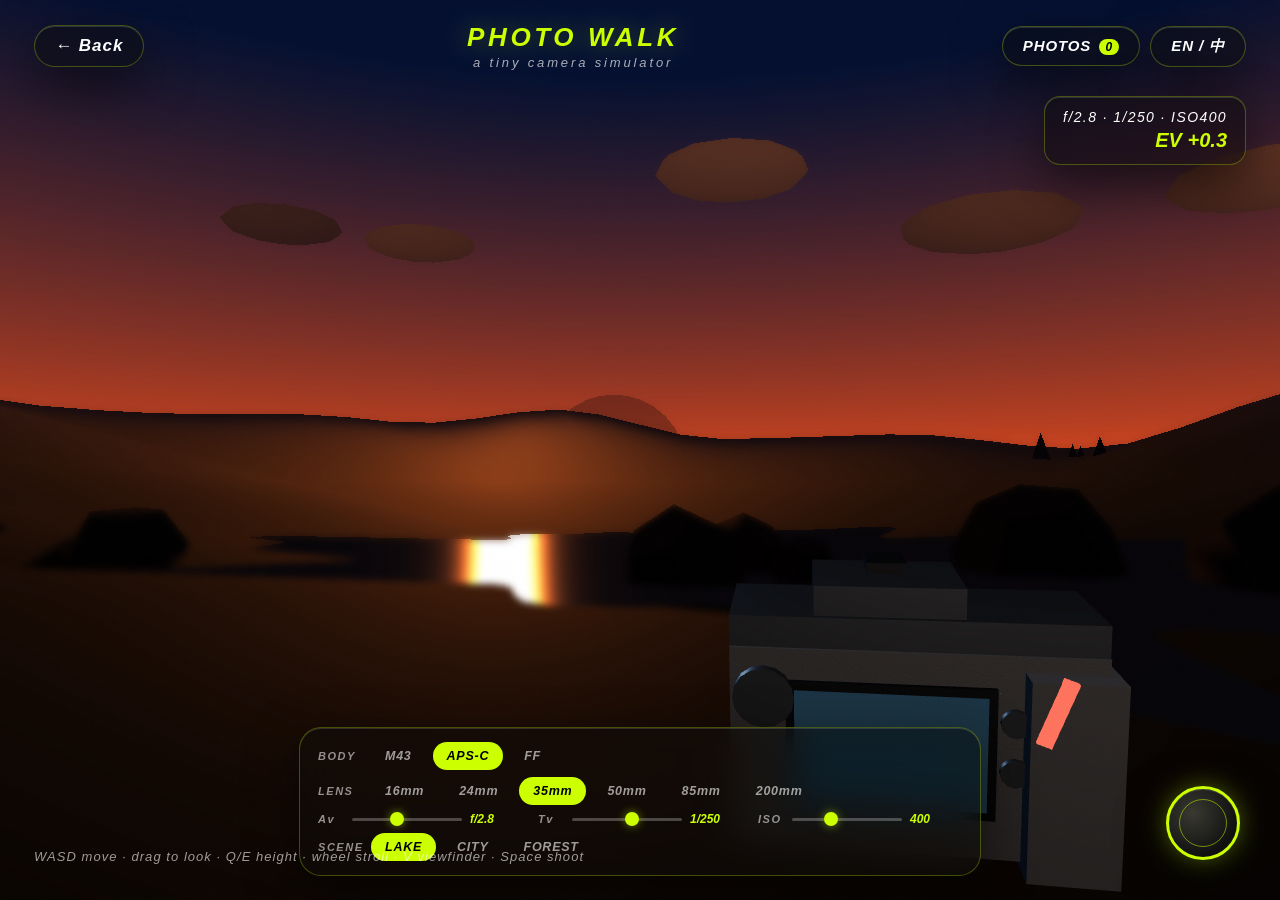
<file: photo.html>
<!DOCTYPE html>
<html lang="en">
<head>
  <meta charset="UTF-8" />
  <meta name="viewport" content="width=device-width, initial-scale=1.0, maximum-scale=1.0, user-scalable=no" />
  <meta http-equiv="Cache-Control" content="no-cache, must-revalidate" />
  <title>Photo · Sean Hou</title>
  <script>
    try {
      var savedLang = localStorage.getItem('lang') === 'zh' ? 'zh' : 'en';
      document.documentElement.lang = savedLang;
    } catch (e) {}
  </script>
  <link rel="stylesheet" href="css/photo.css" />
</head>
<body>
  <canvas id="scene"></canvas>
  <div class="grain" id="grain"></div>
  <div class="flash" id="flash"></div>

  <!-- viewfinder overlay (V toggles) -->
  <div class="viewfinder" id="viewfinder">
    <div class="vf-frame">
      <span class="vf-corner tl"></span><span class="vf-corner tr"></span>
      <span class="vf-corner bl"></span><span class="vf-corner br"></span>
      <div class="vf-brackets"></div>
      <div class="vf-info" id="vfInfo">1/250  F2.8  ISO400   ● +0.0</div>
      <div class="vf-exit">V</div>
    </div>
  </div>

  <!-- HUD top -->
  <header class="hud-top">
    <a class="hud-back" href="index.html" data-i18n="back">← Back</a>
    <div class="hud-title">
      <span class="hud-title-main" data-i18n="title">PHOTO WALK</span>
      <span class="hud-title-sub" data-i18n="subtitle">a tiny camera simulator</span>
    </div>
    <div class="hud-top-right">
      <button class="hud-btn" id="galleryBtn" type="button"><span data-i18n="gallery">PHOTOS</span><span class="badge" id="photoCount">0</span></button>
      <button class="hud-btn" id="langBtn" type="button">EN / 中</button>
    </div>
  </header>

  <!-- exposure readout -->
  <div class="hud-expo">
    <span class="expo-settings" id="expoSettings">f/2.8 · 1/250 · ISO400</span>
    <span class="expo-ev" id="evMeter">EV +0.0</span>
  </div>

  <!-- control deck -->
  <div class="deck">
    <div class="deck-row" id="bodyBar">
      <span class="deck-label" data-i18n="body">BODY</span>
      <button class="deck-btn" data-body="0" type="button">M43</button>
      <button class="deck-btn is-active" data-body="1" type="button">APS-C</button>
      <button class="deck-btn" data-body="2" type="button">FF</button>
    </div>
    <div class="deck-row" id="lensBar">
      <span class="deck-label" data-i18n="lens">LENS</span>
      <button class="deck-btn" data-lens="0" type="button">16mm</button>
      <button class="deck-btn" data-lens="1" type="button">24mm</button>
      <button class="deck-btn is-active" data-lens="2" type="button">35mm</button>
      <button class="deck-btn" data-lens="3" type="button">50mm</button>
      <button class="deck-btn" data-lens="4" type="button">85mm</button>
      <button class="deck-btn" data-lens="5" type="button">200mm</button>
    </div>
    <div class="deck-row sliders">
      <label class="slider-box"><span class="deck-label">Av</span>
        <input type="range" id="apRange" min="0" max="5" step="1" value="2" />
        <span class="slider-val" id="apVal">f/2.8</span>
      </label>
      <label class="slider-box"><span class="deck-label">Tv</span>
        <input type="range" id="tvRange" min="0" max="9" step="1" value="5" />
        <span class="slider-val" id="tvVal">1/250</span>
      </label>
      <label class="slider-box"><span class="deck-label">ISO</span>
        <input type="range" id="isoRange" min="0" max="6" step="1" value="2" />
        <span class="slider-val" id="isoVal">400</span>
      </label>
    </div>
    <div class="deck-row" id="sceneBar">
      <span class="deck-label" data-i18n="scene">SCENE</span>
      <button class="deck-btn is-active" data-scene="0" type="button" data-i18n="scene-lake">LAKE</button>
      <button class="deck-btn" data-scene="1" type="button" data-i18n="scene-city">CITY</button>
      <button class="deck-btn" data-scene="2" type="button" data-i18n="scene-forest">FOREST</button>
    </div>
  </div>

  <!-- shutter -->
  <button class="shutter" id="shutterBtn" type="button" aria-label="shoot"></button>

  <div class="hud-hint" data-i18n="hint">
    WASD move · drag to look · Q/E height · wheel stroll · Space shoot
  </div>

  <!-- gallery overlay -->
  <div class="gallery" id="gallery">
    <div class="gallery-head">
      <span data-i18n="gallery">PHOTOS</span>
      <button class="hud-btn" id="galleryClose" type="button">✕</button>
    </div>
    <div class="gallery-grid" id="galleryGrid"></div>
    <div class="gallery-empty" id="galleryEmpty" data-i18n="empty">no photos yet — press Space to shoot</div>
  </div>

  <!-- lightbox -->
  <div class="lightbox" id="lightbox">
    <img id="lightboxImg" alt="photo" />
    <div class="lightbox-bar">
      <span id="lightboxMeta"></span>
      <a class="hud-btn" id="lightboxDl" download="photo.jpg" data-i18n="download">DOWNLOAD</a>
      <button class="hud-btn" id="lightboxClose" type="button">✕</button>
    </div>
  </div>

  <!-- loading veil -->
  <div class="veil" id="veil">
    <div class="veil-inner">
      <span class="veil-logo">SEAN HOU</span>
      <span class="veil-text" data-i18n="loading">loading film…</span>
    </div>
  </div>

  <script>
    window.addEventListener('error', function () {
      var t = document.querySelector('.veil-text');
      if (t && !document.getElementById('veil').classList.contains('is-hidden')) {
        t.textContent = 'Something went wrong — refresh the page / 出错了，请刷新页面';
      }
    }, true);
    setTimeout(function () {
      var v = document.getElementById('veil');
      var t = document.querySelector('.veil-text');
      if (v && t && !v.classList.contains('is-hidden') && !window.__photo) {
        t.textContent = 'Still loading… if nothing happens, refresh the page / 仍在加载，若无反应请刷新页面';
      }
    }, 9000);
  </script>
  <script defer src="js/photo.bundle.js?v=2"></script>
</body>
</html>
</file>
<file: css/style.css>
@import url('https://fonts.googleapis.com/css2?family=Caveat:wght@600;700&family=Inter:ital,wght@0,400;0,500;0,700;0,800;0,900;1,400;1,500;1,700;1,800;1,900&display=swap');

/* ============================================================
   Reset & tokens
   ============================================================ */
:root {
  --accent: #ccff00;
  --black: #000;
  --white: #fff;
  --warm: #ffe9e9;

  /* liquid-glass recipe — applied to every frosted panel */
  --glass-bg:
    linear-gradient(160deg,
      rgba(255,255,255,0.30) 0%,
      rgba(255,255,255,0.12) 30%,
      rgba(255,255,255,0.05) 55%,
      rgba(255,255,255,0.02) 100%);
  --glass-border: rgba(255, 255, 255, 0.42);
  --glass-shadow:
    0 20px 60px rgba(0, 0, 0, 0.5),
    0 2px 8px rgba(0, 0, 0, 0.35),
    inset 0 1.5px 0 rgba(255, 255, 255, 0.75),
    inset 0 -1.5px 0 rgba(0, 0, 0, 0.35),
    inset 1.5px 0 0 rgba(255, 255, 255, 0.28),
    inset -1.5px 0 0 rgba(0, 0, 0, 0.18),
    inset 0 18px 40px rgba(255, 255, 255, 0.10);

  /* nav coordinates — light (home) theme defaults */
  --nav-y: 53px;
  --sep-y: 48px;
  --car-y: -26px;
  --nx-home: 58px;
  --nx-about: 175px;
  --nx-project: 300px;
  --nx-ask: 438px;
  --nx-contact: 700px;
  --nx-play: 856px;
  --sx-home: 168px;
  --sx-about: 297px;
  --sx-project: 433px;
  --sx-ask: 682px;
  --sx-contact: 836px;
  --car-home: 50px;
  --car-about: 167px;
  --car-project: 292px;
  --car-ask: 430px;
  --car-contact: 692px;
  --nav-color: var(--black);

  /* which word the car sits above (set by JS) */
  --car-x: var(--car-home);
}

* {
  margin: 0;
  padding: 0;
  box-sizing: border-box;
}

html {
  scroll-behavior: smooth;
}

@media (prefers-reduced-motion: reduce) {
  html { scroll-behavior: auto; }
  .nav-car,
  .nav-item,
  .nav-sep { transition: none; }
}

body {
  font-family: 'Inter', sans-serif;
  background: #eeeeee;
  overflow-x: hidden;
  transition: background 0.6s ease;
}

/* subtle film-grain overlay for cinematic texture */
body::after {
  content: '';
  position: fixed;
  inset: 0;
  pointer-events: none;
  z-index: 9998;
  opacity: 0.04;
  mix-blend-mode: overlay;
  background-image: url("data:image/svg+xml,%3Csvg xmlns='http://www.w3.org/2000/svg' width='240' height='240'%3E%3Cfilter id='n'%3E%3CfeTurbulence type='fractalNoise' baseFrequency='0.85' numOctaves='4' stitchTiles='stitch'/%3E%3C/filter%3E%3Crect width='100%25' height='100%25' filter='url(%23n)'/%3E%3C/svg%3E");
}

/* full-bleed section background follows the active section's theme */
body[data-theme="dark"],
body[data-theme="warm"] { background: var(--black); }

img { display: block; }

/* ============================================================
   Fixed navigation — slides coordinates & colors per section
   ============================================================ */
.site-nav {
  position: fixed;
  top: 0;
  left: 50%;
  transform: translateX(-50%);
  width: 1440px;
  height: 130px;
  z-index: 100;
  pointer-events: none;
}

/* dark sections (about / contact): white nav, lower coordinates */
body[data-theme="dark"],
body[data-theme="warm"] {
  --nav-y: 72px;
  --sep-y: 67px;
  --car-y: -7px;
  --nx-home: 91px;
  --nx-about: 208px;
  --nx-project: 333px;
  --nx-ask: 471px;
  --nx-contact: 733px;
  --nx-play: 889px;
  --sx-home: 201px;
  --sx-about: 330px;
  --sx-project: 466px;
  --sx-ask: 715px;
  --sx-contact: 869px;
  --car-home: 83px;
  --car-about: 200px;
  --car-project: 325px;
  --car-ask: 463px;
  --car-contact: 725px;
  --nav-color: var(--white);
}

body[data-theme="warm"] { --nav-color: var(--warm); }

/* active word decides car x */
body[data-active="home"]    { --car-x: var(--car-home); }
body[data-active="about"]   { --car-x: var(--car-about); }
body[data-active="project"] { --car-x: var(--car-project); }
body[data-active="ask"]     { --car-x: var(--car-ask); }
body[data-active="contact"] { --car-x: var(--car-contact); }

/* Away from home, a translucent shelf keeps the fixed navigation
   readable without hiding the photography beneath it. */
.site-nav::before {
  content: '';
  position: absolute;
  left: 62px;
  right: 28px;
  top: 54px;
  height: 66px;
  z-index: -1;
  pointer-events: none;
  border: 1px solid rgba(255, 255, 255, 0.16);
  border-radius: 18px;
  background: rgba(7, 10, 8, 0.66);
  backdrop-filter: blur(18px) saturate(1.2);
  -webkit-backdrop-filter: blur(18px) saturate(1.2);
  box-shadow: 0 10px 34px rgba(0, 0, 0, 0.24), inset 0 1px 0 rgba(255,255,255,0.08);
  opacity: 0;
  transition: opacity 0.35s ease;
}

body:not([data-active="home"]) .site-nav::before { opacity: 1; }

.nav-item {
  position: absolute;
  top: var(--nav-y);
  height: 54px;
  font-size: 32px;
  font-weight: 700;
  text-decoration: none;
  color: var(--nav-color);
  pointer-events: auto;
  transition: left 0.5s ease, top 0.5s ease, color 0.35s ease,
              transform 0.25s cubic-bezier(0.34, 1.4, 0.5, 1),
              text-shadow 0.25s ease;
}

.nav-item:hover {
  color: var(--accent) !important;
  transform: translateY(-2px);
  text-shadow: 0 0 18px rgba(204, 255, 0, 0.4);
}

.nav-home-link    { left: var(--nx-home);    width: 100px; }
.nav-about-link   { left: var(--nx-about);   width: 100px; }
.nav-project-link { left: var(--nx-project); width: 127px; }
.nav-ask-link     { left: var(--nx-ask);     width: 250px; }
.nav-play-link    { left: var(--nx-play);    width: 190px; }
.nav-contact-link { left: var(--nx-contact); width: 126px; }

.nav-sep {
  position: absolute;
  top: var(--sep-y);
  width: 50px;
  height: 0;
  outline: 3px solid var(--accent);
  outline-offset: -1.5px;
  transform: rotate(90deg);
  transform-origin: top left;
  transition: left 0.5s ease, top 0.5s ease;
}

.sep-home    { left: var(--sx-home); }
.sep-about   { left: var(--sx-about); }
.sep-project { left: var(--sx-project); }
.sep-ask     { left: var(--sx-ask); }
.sep-contact { left: var(--sx-contact); }

.nav-car {
  position: absolute;
  left: var(--car-x);
  top: var(--car-y);
  width: 116px;
  height: 74px;
  object-fit: contain;
  /* recolor teal car → lime accent (#ccff00) to match site palette */
  filter: brightness(0) invert(1) sepia(30%) saturate(1500%) hue-rotate(22deg) brightness(1.06);
  transition: left 0.55s cubic-bezier(0.34, 1.3, 0.5, 1),
              top 0.5s ease,
              filter 0.35s ease;
}

/* light theme (home): car sits on white → give it a dark tint so it reads */
body[data-theme="light"] .nav-car {
  filter: brightness(0) invert(0.15) sepia(30%) saturate(1500%) hue-rotate(22deg) brightness(1.2);
}

/* ============================================================
   Sections
   ============================================================ */
.section {
  position: relative;
  width: 1440px;
  min-width: 1440px;
  margin: 0 auto;
  isolation: isolate;
  --section-bg: var(--black);
}

/* full-bleed section background: spans the whole viewport width while
   the content stays on the centered 1440px column */
.section::before {
  content: '';
  position: absolute;
  top: 0;
  bottom: 0;
  left: calc(50% - 50vw);
  width: 100vw;
  z-index: -1;
  background: var(--section-bg);
}

/* home goes full-bleed: a dark cinematic stage with a sliding photo wall */
.sec-home {
  width: 100%;
  min-width: 0;
  height: 100vh;
  min-height: 760px;
  overflow: hidden;
  --section-bg: #000;
}

.sec-about {
  min-height: 0;
  padding-bottom: 180px;
}

.sec-project {
  min-height: 4890px;
}

.sec-ask {
  min-height: 0;
  padding-bottom: 150px;
}

.sec-contact {
  min-height: 100vh;
}

/* cinematic vignette on dark sections */
.sec-about::after,
.sec-project::after,
.sec-ask::after,
.sec-contact::after {
  content: '';
  position: absolute;
  inset: 0;
  pointer-events: none;
  z-index: 1;
  background: radial-gradient(ellipse at center, transparent 55%, rgba(0,0,0,0.55) 100%);
}

/* ============================================================
   Home continuity — the actual photo wall and type rings carry
   into every later section. JS fades the scene in as its section
   enters, so the homepage visually becomes the site background.
   ============================================================ */
.ambient-rings {
  --ring-alpha: 0.22;
  --wall-alpha: 0.16;
  position: absolute;
  inset: 0;
  z-index: 0;
  overflow: clip;
  pointer-events: none;
  opacity: var(--scene-visibility, 0);
  -webkit-mask-image: radial-gradient(ellipse at center, #000 18%, rgba(0,0,0,0.82) 62%, transparent 100%);
  mask-image: radial-gradient(ellipse at center, #000 18%, rgba(0,0,0,0.82) 62%, transparent 100%);
}

.ambient-orbit {
  position: sticky;
  top: 0;
  height: 100vh;
  min-height: 720px;
  perspective: 2200px;
  perspective-origin: 50% 48%;
  transform-style: preserve-3d;
  transform: translate3d(0, var(--scene-shift, 0px), 0);
}

.ambient-rings .ambient-wall {
  z-index: 0;
  background: transparent;
  animation: none;
  opacity: var(--wall-alpha);
  filter: saturate(0.52) brightness(0.68);
}

.ambient-rings .ring {
  top: 53%;
  left: 55%;
  z-index: 1;
  opacity: var(--ring-alpha);
  filter: saturate(0.42) brightness(0.8);
}

.ambient-rings .ring-a {
  transform: translate(-50%, -50%) rotateX(-20deg) rotateZ(14deg) scale(1.24);
}

.ambient-rings .ring-b {
  transform: translate(-50%, -50%) rotateX(-22deg) rotateZ(-14deg) scale(1.12);
}

.ambient-rings .seg { text-shadow: none; }

.sec-project .ambient-rings { --ring-alpha: 0.15; --wall-alpha: 0.09; }
.sec-contact .ambient-rings { --ring-alpha: 0.17; --wall-alpha: 0.12; }

/* ============================================================
   Ring-to-road journey — one continuous, scroll-driven racing line
   ============================================================ */
.track-layer {
  position: absolute;
  inset: 0;
  z-index: 2;
  overflow: hidden;
  pointer-events: none;
  opacity: 0.64;
}

.track-svg {
  display: block;
  width: 100%;
  height: 100%;
  overflow: visible;
}

.track-svg path {
  fill: none;
  stroke-linecap: round;
  stroke-linejoin: round;
}

.track-shoulder { stroke: rgba(0,0,0,0.82); stroke-width: 88; }
.track-edge { stroke: rgba(204,255,0,0.52); stroke-width: 76; }
.track-asphalt { stroke: rgba(13,17,15,0.94); stroke-width: 65; }
.track-center {
  stroke: rgba(255,255,255,0.34);
  stroke-width: 2;
  stroke-dasharray: 18 24;
}

.journey-car {
  position: absolute;
  left: 50%;
  top: 62%;
  /* top-down sprite: scaled against the 65px asphalt, not a 170px toy */
  width: 48px;
  height: auto;
  transform: translate(-50%, -50%) rotate(0deg);
  transform-origin: 50% 50%;
  filter: drop-shadow(0 0 4px rgba(204,255,0,0.9))
          drop-shadow(0 2px 4px rgba(0,0,0,0.85));
  will-change: left, top, transform;
}

.home-track { z-index: 4; opacity: var(--track-reveal, 0); }
.ambient-rings .ring { opacity: calc(var(--ring-alpha) * var(--ring-remain, 1)); }

/* The original rings flatten and open as the road arrives. */
.sec-home .stage3d .ring-a {
  transform: translate(-50%, -50%)
    rotateX(calc(-13deg - var(--morph, 0) * 62deg))
    rotateZ(calc(11deg - var(--morph, 0) * 11deg))
    scaleY(calc(1 - var(--morph, 0) * 0.72));
}

.sec-home .stage3d .ring-b {
  transform: translate(-50%, -50%)
    rotateX(calc(-17deg - var(--morph, 0) * 58deg))
    rotateZ(calc(-11deg + var(--morph, 0) * 11deg))
    scaleY(calc(1 - var(--morph, 0) * 0.72));
}

.sec-home .stage3d .ring { opacity: calc(1 - var(--morph, 0) * 1.25); }
.sec-home .hero-photo img { opacity: calc(1 - var(--morph, 0) * 1.35); }

@media (prefers-reduced-motion: reduce) {
  .track-layer { display: none; }
}

/* ============================================================
   HOME — two sliding photo walls, 3D extruded type, hero portrait
   ============================================================ */

/* ---- two full-bleed rows of sharp landscape tiles, sliding left ---- */
.wall {
  position: absolute;
  inset: 0;
  z-index: 0;
  pointer-events: none;
  background: #000;
  opacity: 0;
  animation: wallIn 1.2s ease 0.15s both;
}

.wall-row {
  position: absolute;
  left: 0;
  height: calc(50% - 12px);   /* leaves an 8px black frame + 8px mid gutter */
  overflow: hidden;
}

.wall-top { top: 8px; }
.wall-bottom { bottom: 8px; }

.wall-track {
  display: flex;
  height: 100%;
  width: max-content;
  will-change: transform;
  animation: wallSlide linear infinite;
}

.wall-top .wall-track { animation-duration: 56s; }
.wall-bottom .wall-track { animation-duration: 66s; }

/* two identical sequences → translating -50% is a seamless loop */
.wall-seq {
  flex: 0 0 auto;
  display: flex;
  height: 100%;
}

.wall-seq img {
  flex: 0 0 auto;
  height: 100%;
  width: auto;
  margin-right: 8px;
  object-fit: cover;
  user-select: none;
  -webkit-user-drag: none;
}

@keyframes wallSlide {
  from { transform: translate3d(0, 0, 0); }
  to   { transform: translate3d(-50%, 0, 0); }
}

@keyframes wallIn {
  from { opacity: 0; }
  to   { opacity: 1; }
}

/* ---- 3D stage: two text rings orbit the portrait ----
   One shared preserve-3d context: text at z > 0 crosses in front of
   the chest, text at z < 0 is occluded by the photo and mirrors
   (exactly like the reference video). */
.stage3d {
  position: absolute;
  inset: 0;
  z-index: 3;
  perspective: 2300px;
  perspective-origin: 50% 47%;
  transform-style: preserve-3d;
  pointer-events: none;
  opacity: 0;
  animation: wallIn 1.1s ease 0.45s both;
}

/* each ring: positioned at the portrait's centre, tilted like a
   hula-hoop (rotateX: front crosses the waist, back rises behind the
   shoulders) and leaning sideways (rotateZ) — the two rings lean in
   OPPOSITE directions and cross like an X, as in the reference */
.ring {
  position: absolute;
  left: 50%;
  top: 57%;
  transform-style: preserve-3d;
}

/* green name ring: left side high, right side low */
.ring-a { transform: translate(-50%, -50%) rotateX(-13deg) rotateZ(11deg); }

/* yellow script ring: right side high, left side low, a touch steeper */
.ring-b {
  top: 52%;
  transform: translate(-50%, -50%) rotateX(-17deg) rotateZ(-11deg);
}

/* every ring is rendered twice (back copy + front copy sandwiching the
   portrait); the front copy only draws camera-facing segments, so the
   front half of each ring always crosses IN FRONT of the figure */
.ring.is-front .seg {
  backface-visibility: hidden;
  -webkit-backface-visibility: hidden;
}

.ring-spin {
  position: relative;
  width: 0;
  height: 0;
  transform-style: preserve-3d;
  will-change: transform;
  animation: ringSpin linear infinite;
}

.ring-a .ring-spin { animation-duration: 46s; }
.ring-b .ring-spin { animation-duration: 68s; animation-direction: reverse; }

@keyframes ringSpin {
  from { transform: rotateY(0deg); }
  to   { transform: rotateY(360deg); }
}

/* a segment is one phrase on the cylinder:
   centre it on the axis, spin it to its slot, push it out to the rim */
.seg {
  position: absolute;
  left: 0;
  top: 0;
  transform: translate(-50%, -50%) rotateY(var(--a)) translateZ(var(--r));
  white-space: nowrap;
  line-height: 1;
  user-select: none;
}

/* ring A — the name: huge italic 900, vivid emerald face with a deep
   forest-green extrusion; sized so "SEAN HOU" fills ~93% of its 30deg
   arc, reading as one continuous ribbon around the ring */
.ring-a .seg {
  --r: 900px;
  font-size: clamp(72px, 8.8vh, 84px);
  font-style: italic;
  font-weight: 900;
  text-transform: uppercase;
  letter-spacing: 0.01em;
  color: #1fe584;
  text-shadow:
    0 0 30px rgba(0, 0, 0, 0.5),
    -1px 1px 0 #0d7a45,
    -2px 2px 0 #0c6f3f,
    -3px 3px 0 #0a6539,
    -4px 4px 0 #095a33,
    -5px 5px 0 #08502d,
    -6px 6px 0 #074527,
    -7px 7px 0 #063b21,
    -8px 8px 0 #05301c,
    -9px 9px 0 #042616,
    -10px 10px 0 #031b10,
    -12px 12px 18px rgba(0, 0, 0, 0.6);
}

/* ring B — the roles: loose yellow brush script on a smaller,
   steeper ring. The three words differ a lot in length, so each gets
   its own size + tracking to fill a similar share of the arc */
.ring-b .seg {
  --r: 810px;
  font-family: 'Caveat', cursive;
  font-size: clamp(56px, 8.4vh, 84px);
  font-weight: 700;
  color: #ffd60a;
  text-shadow:
    0 0 24px rgba(0, 0, 0, 0.45),
    -1px 1px 0 #8a6d00,
    -2px 2px 0 #7a6100,
    -3px 3px 0 #6a5500,
    -4px 4px 0 #5a4900,
    -5px 5px 0 #4a3d00,
    -6px 6px 14px rgba(0, 0, 0, 0.55);
}

/* Teacher (2nd, 5th, 8th, 11th segment) — short word, scale it up */
.ring-b .seg:nth-child(3n + 2) {
  font-size: clamp(78px, 11vh, 110px);
  letter-spacing: 0.12em;
}

/* Captain (3rd, 6th, 9th, 12th segment) */
.ring-b .seg:nth-child(3n) {
  font-size: clamp(76px, 10.5vh, 104px);
  letter-spacing: 0.1em;
}

/* ---- central portrait: a plane at z = 0 inside the 3D stage;
   the rings wrap around it (front of ring covers the chest,
   back of ring is hidden behind the shoulders) ---- */
.hero-photo {
  position: absolute;
  top: 53.5%;
  left: 50%;
  height: 94vh;
  transform: translate(-50%, -50%) translateZ(0);
  pointer-events: none;
  opacity: 0;
  animation: heroIn 1.2s cubic-bezier(0.22, 1, 0.36, 1) 0.3s both;
}

.hero-photo img {
  height: 100%;
  width: auto;
  /* grade toward the cool teal scene + ground the cutout with a deep shadow */
  filter:
    contrast(1.06) saturate(1.06) brightness(1.01)
    drop-shadow(0 38px 55px rgba(0, 0, 0, 0.65));
}

@keyframes heroIn {
  from { opacity: 0; transform: translate(-50%, -47%) translateZ(0) scale(0.985); }
  to   { opacity: 1; transform: translate(-50%, -50%) translateZ(0) scale(1); }
}

/* scroll cue reads white over the dark home stage */
body[data-theme="dark"] .scroll-hint { color: #fff; }
body[data-theme="dark"] .mouse { border-color: #fff; }

/* nav drops in on load, staggered (separators fade only — their
   rotate(90deg) transform must not be overridden by keyframes) */
@keyframes navIn {
  from { opacity: 0; transform: translateY(-16px); }
  to   { opacity: 1; transform: translateY(0); }
}

@keyframes sepFade {
  from { opacity: 0; }
  to   { opacity: 1; }
}

.nav-car,
.nav-item { animation: navIn 0.6s ease both; }
.nav-sep { animation: sepFade 0.6s ease both; }

.site-nav > :nth-child(1) { animation-delay: 0.05s; }
.site-nav > :nth-child(2) { animation-delay: 0.12s; }
.site-nav > :nth-child(3) { animation-delay: 0.18s; }
.site-nav > :nth-child(4) { animation-delay: 0.24s; }
.site-nav > :nth-child(5) { animation-delay: 0.30s; }
.site-nav > :nth-child(6) { animation-delay: 0.16s; }
.site-nav > :nth-child(7) { animation-delay: 0.22s; }
.site-nav > :nth-child(8) { animation-delay: 0.28s; }

/* scroll cue — pinned to the viewport fold, fades out on scroll */
.scroll-hint {
  position: fixed;
  left: 50%;
  bottom: 24px;
  z-index: 60;
  display: flex;
  flex-direction: column;
  align-items: center;
  gap: 8px;
  transform: translateX(-50%);
  color: var(--black);
  text-decoration: none;
  opacity: 1;
  transition: opacity 0.35s ease;
  animation: hintIn 0.8s ease 1.4s backwards;
  pointer-events: auto;
}

.scroll-hint.is-hidden { opacity: 0; pointer-events: none; }

/* Drive entry — glass pill on the home hero, fades away with the scroll cue */
.drive-cta {
  position: fixed;
  left: 44px;
  bottom: 30px;
  z-index: 60;
  display: inline-flex;
  align-items: center;
  gap: 10px;
  padding: 13px 22px;
  color: var(--accent);
  font-size: 19px;
  font-style: italic;
  font-weight: 700;
  letter-spacing: 0.05em;
  text-decoration: none;
  border-radius: 999px;
  background: var(--glass-bg);
  border: 1px solid var(--glass-border);
  box-shadow: var(--glass-shadow);
  backdrop-filter: blur(18px) saturate(1.6);
  -webkit-backdrop-filter: blur(18px) saturate(1.6);
  transition: opacity 0.35s ease, transform 0.25s ease, border-color 0.25s ease;
  animation: hintIn 0.8s ease 1.7s backwards;
}
.drive-cta:hover { transform: translateY(-2px); border-color: var(--accent); }
.drive-cta.is-hidden { opacity: 0; pointer-events: none; }
.drive-cta-dot {
  width: 9px;
  height: 9px;
  border-radius: 50%;
  background: var(--accent);
  box-shadow: 0 0 10px rgba(204, 255, 0, 0.9);
  animation: ctaPulse 1.6s ease-in-out infinite;
}
.drive-cta-arrow { transition: transform 0.25s ease; }
.drive-cta:hover .drive-cta-arrow { transform: translateX(4px); }
@keyframes ctaPulse {
  0%, 100% { opacity: 1; }
  50% { opacity: 0.35; }
}

@keyframes hintIn {
  from { opacity: 0; }
  to   { opacity: 1; }
}

.mouse {
  position: relative;
  width: 22px;
  height: 36px;
  border: 2px solid var(--black);
  border-radius: 12px;
}

.mouse i {
  position: absolute;
  left: 50%;
  top: 6px;
  width: 3px;
  height: 7px;
  margin-left: -1.5px;
  background: var(--accent);
  border-radius: 2px;
  animation: wheel 1.5s ease-in-out infinite;
}

@keyframes wheel {
  0%   { opacity: 1; transform: translateY(0); }
  70%  { opacity: 0; transform: translateY(12px); }
  100% { opacity: 0; transform: translateY(12px); }
}

.scroll-word {
  font-size: 11px;
  font-weight: 700;
  letter-spacing: 3px;
  text-transform: uppercase;
}

@media (prefers-reduced-motion: reduce) {
  .wall-track,
  .ring-spin,
  .hero-photo,
  .wall,
  .stage3d,
  .site-nav > *,
  .scroll-hint,
  .mouse i { animation: none !important; }

  .wall,
  .stage3d,
  .hero-photo { opacity: 1; }
}

/* ============================================================
   ABOUT
   ============================================================ */
.side-bar {
  position: absolute;
  width: 25px;
  height: 445px;
  left: 78px;
  top: 158px;
  background: var(--accent);
}

.section-label {
  position: absolute;
  width: 1136px;
  left: 152px;
  top: 158px;
  color: var(--accent);
  font-size: 40px;
  font-style: italic;
  font-weight: 400;
}

.section-label::before {
  content: '';
  display: inline-block;
  width: 10px;
  height: 10px;
  margin-right: 14px;
  background: var(--accent);
  border-radius: 50%;
  vertical-align: middle;
}

.dash {
  position: absolute;
  top: 256px;
  width: 51px;
  height: 0;
  outline: 3px solid var(--black);
  outline-offset: -1.5px;
}

.dash-1 { left: 152px; }
.dash-2 { left: 238px; }

.heading {
  position: absolute;
  left: 154px;
  top: 288px;
  color: var(--white);
  font-size: 96px;
  font-style: italic;
  font-weight: 500;
  display: inline-block;
  padding: 6px 28px 12px;
  background: var(--glass-bg);
  backdrop-filter: blur(44px) saturate(2.2);
  -webkit-backdrop-filter: blur(44px) saturate(2.2);
  border: 1px solid var(--glass-border);
  border-radius: 16px;
  box-shadow: var(--glass-shadow);
}

/* ABOUT — normal-flow editorial rows with generous separation */
.about-roles {
  width: 1160px;
  margin-left: 152px;
  padding-top: 520px;
  display: grid;
  gap: 118px;
}

.about-role {
  display: grid;
  grid-template-columns: minmax(0, 1.05fr) minmax(0, 0.95fr);
  grid-template-areas:
    "role role"
    "bio photo"
    "divider divider";
  column-gap: 72px;
  row-gap: 34px;
  align-items: start;
}

.about-role-3 {
  grid-template-areas: "role role" "bio photo";
  padding-bottom: 30px;
}

.role {
  grid-area: role;
  justify-self: start;
  display: flex;
  align-items: baseline;
  gap: 18px;
  max-width: 100%;
  padding: 16px 28px 18px;
  font-size: 58px;
  font-style: italic;
  font-weight: 500;
  line-height: 1.1;
  background: var(--glass-bg);
  backdrop-filter: blur(44px) saturate(1.35);
  -webkit-backdrop-filter: blur(44px) saturate(1.35);
  border: 1px solid var(--glass-border);
  border-radius: 16px;
  box-shadow: var(--glass-shadow);
}

.role-num { color: var(--accent); font-size: 42px; }
.role-title { color: var(--white); }
.role-title-warm { color: #fff5f5; }

.bio {
  grid-area: bio;
  min-width: 0;
  margin: 0;
  padding: 34px 38px;
  color: rgba(255,255,255,0.94);
  font-size: 29px;
  font-style: normal;
  font-weight: 400;
  line-height: 1.65;
  overflow-wrap: break-word;
  background: var(--glass-bg);
  backdrop-filter: blur(44px) saturate(1.35);
  -webkit-backdrop-filter: blur(44px) saturate(1.35);
  border: 1px solid var(--glass-border);
  border-radius: 18px;
  box-shadow: var(--glass-shadow);
  text-shadow: 0 1px 2px rgba(0,0,0,0.5);
}

html[lang="zh"] .bio { line-height: 1.8; }

.divider {
  grid-area: divider;
  width: 100%;
  height: 3px;
  margin-top: 42px;
  background: var(--accent);
  box-shadow: 0 0 18px rgba(204,255,0,0.16);
}

.photo {
  grid-area: photo;
  justify-self: end;
  width: 100%;
  height: auto;
  object-fit: contain;
  border: 2px solid var(--accent);
  box-shadow: 14px 16px 0 rgba(204,255,0,0.08), 0 20px 48px rgba(0,0,0,0.28);
}

.photo-1 { max-width: 480px; }
.photo-2 { max-width: 560px; align-self: center; }
.photo-3 { max-width: 460px; }

/* ============================================================
   ASK ME ABOUT — concise editorial cards, no floated text
   ============================================================ */
.ask-bar { top: 158px; }

.ask-heading {
  top: 288px;
  width: auto;
}

.ask-page {
  position: relative;
  width: 1160px;
  margin-left: 152px;
  padding-top: 500px;
  display: grid;
  column-gap: 42px;
  row-gap: 44px;
  align-items: start;
}

.ask-page-photo {
  grid-template-columns: 400px minmax(0, 1fr);
  grid-template-areas:
    "head head"
    "hero lesson"
    "details side";
}

.ask-page-war {
  padding-top: 140px;
  grid-template-columns: minmax(0, 0.95fr) minmax(0, 1.05fr);
  grid-template-areas:
    "head head"
    "stats stats"
    "hero lesson"
    "side side"
    "experience next";
}

.ask-page-head {
  grid-area: head;
  display: flex;
  align-items: baseline;
  flex-wrap: wrap;
  gap: 20px;
  padding-bottom: 24px;
  border-bottom: 1px solid rgba(204, 255, 0, 0.28);
}

.ask-page-num {
  color: var(--accent);
  font-size: 48px;
  font-style: italic;
  font-weight: 700;
  line-height: 1;
}

.ask-page-title {
  color: var(--white);
  font-size: 76px;
  font-style: italic;
  font-weight: 500;
  line-height: 1;
}

.ask-page-tag {
  margin-left: auto;
  color: var(--accent);
  font-size: 20px;
  font-weight: 500;
  letter-spacing: 0.02em;
  opacity: 0.82;
}

.ask-img {
  width: 100%;
  height: auto;
  margin: 0;
  object-fit: contain;
  border-radius: 16px;
  border: 2px solid rgba(204, 255, 0, 0.66);
  box-shadow: 0 18px 46px rgba(0, 0, 0, 0.42);
  background: rgba(255, 255, 255, 0.04);
}

.ask-img-hero { grid-area: hero; }
.ask-img-side { grid-area: side; }
.ask-block-lesson { grid-area: lesson; }
.ask-block-experience { grid-area: experience; }
.ask-block-next { grid-area: next; }
.ask-page-photo .ask-block-details { grid-area: details; }

/* Photography: both images keep their native aspect ratio. */
.ask-page-photo .ask-img-side { align-self: start; }

/* War Thunder: the banner becomes a deliberate full-width pause. */
.ask-page-war .ask-img-side {
  width: 100%;
  max-width: 960px;
  justify-self: center;
}

.ask-block {
  position: relative;
  min-width: 0;
  margin: 0;
  padding: 34px 36px;
  display: flex;
  flex-direction: column;
  gap: 30px;
  overflow: hidden;
  color: var(--white);
  background: var(--glass-bg);
  backdrop-filter: blur(44px) saturate(1.35);
  -webkit-backdrop-filter: blur(44px) saturate(1.35);
  border: 1px solid var(--glass-border);
  border-radius: 20px;
  box-shadow: var(--glass-shadow);
}

.ask-block > * {
  position: relative;
  z-index: 2;
}

.ask-block-lesson { justify-content: center; }

.ask-intro {
  padding-bottom: 28px;
  border-bottom: 1px solid rgba(255, 255, 255, 0.16);
}

.ask-block-details > * + *,
.ask-block-next > * + * {
  padding-top: 26px;
  border-top: 1px solid rgba(255, 255, 255, 0.14);
}

.teach-h {
  margin: 0 0 12px;
  color: var(--accent);
  font-size: 17px;
  font-style: normal;
  font-weight: 700;
  letter-spacing: 1.8px;
  line-height: 1.4;
  text-transform: uppercase;
}

.teach-p {
  color: rgba(255, 255, 255, 0.92);
  font-size: 22px;
  font-style: normal;
  font-weight: 400;
  line-height: 1.6;
  text-shadow: 0 1px 2px rgba(0,0,0,0.5);
}

.teach-list {
  list-style: none;
  padding: 0;
  margin: 0;
}

.teach-list li {
  position: relative;
  margin-bottom: 12px;
  padding-left: 23px;
  color: rgba(255, 255, 255, 0.92);
  font-size: 21px;
  font-style: normal;
  font-weight: 400;
  line-height: 1.55;
  text-shadow: 0 1px 2px rgba(0,0,0,0.5);
}

.teach-list li:last-child { margin-bottom: 0; }

.teach-list li::before {
  content: '';
  position: absolute;
  left: 3px;
  top: 13px;
  width: 6px;
  height: 6px;
  border-radius: 50%;
  background: var(--accent);
  box-shadow: 0 0 10px rgba(204, 255, 0, 0.35);
}

.ask-stats {
  grid-area: stats;
  display: grid;
  grid-template-columns: repeat(3, 1fr);
  gap: 18px;
}

.ask-stats .stat {
  min-width: 0;
  padding: 22px 26px;
  display: flex;
  align-items: baseline;
  gap: 14px;
  border-radius: 16px;
  background: rgba(255, 255, 255, 0.07);
  border: 1px solid rgba(255, 255, 255, 0.22);
  box-shadow: inset 0 1px 0 rgba(255, 255, 255, 0.2);
}

.ask-stats .stat-num {
  color: var(--accent);
  font-size: 42px;
  font-style: italic;
  font-weight: 700;
  line-height: 1;
  white-space: nowrap;
}

.ask-stats .stat-label {
  color: rgba(255, 255, 255, 0.76);
  font-size: 16px;
  font-weight: 500;
  line-height: 1.4;
}

html[lang="zh"] .teach-h { letter-spacing: 1px; }
html[lang="zh"] .teach-p,
html[lang="zh"] .teach-list li { line-height: 1.7; }

/* ============================================================
   PROJECT — PHOTOGRAPHY
   ============================================================ */
.p-bar {
  position: absolute;
  width: 15px;
  height: 139px;
  background: var(--accent);
}

.p-bar-1 { left: 109px; top: 135px; }
.p-bar-2 { left: 109px; top: 1282px; }

.p-title {
  position: absolute;
  left: 181px;
  top: 181px;
  color: var(--white);
  font-size: 96px;
  font-style: italic;
  font-weight: 500;
  display: inline-block;
  padding: 6px 28px 12px;
  background: var(--glass-bg);
  backdrop-filter: blur(44px) saturate(2.2);
  -webkit-backdrop-filter: blur(44px) saturate(2.2);
  border: 1px solid var(--glass-border);
  border-radius: 16px;
  box-shadow: var(--glass-shadow);
}

.p-hero {
  position: absolute;
  width: 1128px;
  height: 641px;
  left: 156px;
  top: 340px;
  object-fit: cover;
}

.p-desc {
  position: absolute;
  width: 1125px;
  left: 172px;
  top: 1019px;
  color: var(--white);
  font-size: 34px;
  font-style: italic;
  font-weight: 400;
  line-height: 1.5;
  padding: 24px 32px;
  background: var(--glass-bg);
  backdrop-filter: blur(44px) saturate(2.2);
  -webkit-backdrop-filter: blur(44px) saturate(2.2);
  border: 1px solid var(--glass-border);
  border-radius: 16px;
  box-shadow: var(--glass-shadow);
  text-shadow: 0 1px 2px rgba(0,0,0,0.5);
}

.p-line {
  position: absolute;
  width: 1103px;
  height: 0;
}

.p-line-1 { left: 181px; top: 1263px; outline: 1px solid var(--accent); outline-offset: -0.5px; }
.p-line-2 { left: 195px; top: 3389px; outline: 1px solid var(--accent); outline-offset: -0.5px; }
.p-line-3 { left: 163px; top: 3457px; outline: 1px solid var(--black);  outline-offset: -0.5px; }

.p-works {
  position: absolute;
  left: 191px;
  top: 1328px;
  color: var(--white);
  font-size: 96px;
  font-style: italic;
  font-weight: 500;
  display: inline-block;
  padding: 6px 28px 12px;
  background: var(--glass-bg);
  backdrop-filter: blur(44px) saturate(2.2);
  -webkit-backdrop-filter: blur(44px) saturate(2.2);
  border: 1px solid var(--glass-border);
  border-radius: 16px;
  box-shadow: var(--glass-shadow);
}

.p-cityscape {
  position: absolute;
  width: 673px;
  height: 116px;
  left: 511px;
  top: 1564px;
  color: var(--white);
  font-size: 96px;
  font-style: italic;
  font-weight: 900;
  display: inline-flex;
  align-items: center;
  padding: 0 32px;
  background: var(--glass-bg);
  backdrop-filter: blur(44px) saturate(2.2);
  -webkit-backdrop-filter: blur(44px) saturate(2.2);
  border: 1px solid var(--glass-border);
  border-radius: 16px;
  box-shadow: var(--glass-shadow);
}

.p-cars {
  position: absolute;
  width: 414px;
  height: 233px;
  left: 578px;
  top: 3520px;
  color: var(--white);
  font-size: 96px;
  font-style: italic;
  font-weight: 900;
  display: inline-flex;
  align-items: center;
  justify-content: center;
  padding: 0 32px;
  background: var(--glass-bg);
  backdrop-filter: blur(44px) saturate(2.2);
  -webkit-backdrop-filter: blur(44px) saturate(2.2);
  border: 1px solid var(--glass-border);
  border-radius: 16px;
  box-shadow: var(--glass-shadow);
}

.work {
  position: absolute;
  border-radius: 10px;
  object-fit: cover;
}

.c1 { width: 330px; height: 495px; left: 38px;  top: 1810px; }
.c2 { width: 329px; height: 494px; left: 393px; top: 1811px; }
.c3 { width: 325px; height: 487px; left: 750px; top: 1811px; }
.c4 { width: 322px; height: 489px; left: 1099px; top: 1807px; }

.c5 { width: 331px; height: 428px; left: 36px;  top: 2312px; }
.c6 { width: 286px; height: 432px; left: 412px; top: 2308px; }
.c7 { width: 309px; height: 433px; left: 758px; top: 2307px; }
.c8 { width: 293px; height: 440px; left: 1111px; top: 2300px; }

.cw {
  width: 612px;
  height: 408px;
  top: 2827px;
}

.cw-1 { left: 60px; }
.cw-2 { left: 705px; }

/* gear info: camera + lens badge under each work title */
.gear {
  position: absolute;
  display: flex;
  align-items: center;
  gap: 18px;
  padding: 12px 24px;
  background: var(--glass-bg);
  backdrop-filter: blur(44px) saturate(2.2);
  -webkit-backdrop-filter: blur(44px) saturate(2.2);
  border: 1px solid var(--glass-border);
  border-radius: 999px;
  box-shadow: var(--glass-shadow);
}

.gear img {
  width: 52px;
  height: 52px;
  object-fit: contain;
  filter: brightness(1.1) drop-shadow(0 2px 6px rgba(0,0,0,0.4));
}

.gear .gear-text {
  color: var(--accent);
  font-size: 18px;
  font-style: italic;
  font-weight: 500;
  letter-spacing: 0.5px;
}

.gear-city { left: 511px; top: 1710px; }
.gear-cars { left: 578px; top: 3790px; }

.car {
  position: absolute;
  width: 327px;
  height: 218px;
  object-fit: cover;
}

.car-01, .car-05, .car-09, .car-13 { left: 60px; }
.car-02, .car-06, .car-10, .car-14 { left: 387px; width: 326px; }
.car-03, .car-07, .car-11, .car-15 { left: 714px; width: 326px; }
.car-04, .car-08, .car-12, .car-16 { left: 1040px; }

.car-01, .car-02, .car-03, .car-04 { top: 3890px; }
.car-05, .car-06, .car-07, .car-08 { top: 4108px; }
.car-09, .car-10, .car-11, .car-12 { top: 4325px; }
.car-13, .car-14, .car-15, .car-16 { top: 4543px; }

/* ============================================================
   CONTACT
   ============================================================ */
.contact-content {
  position: absolute;
  top: 200px;
  left: 152px;
}

.contact-bar {
  position: static;
  display: inline-block;
  margin-bottom: 30px;
}

.contact-kicker {
  position: relative;
  color: var(--accent);
  font-size: 40px;
  font-style: italic;
  font-weight: 400;
  display: inline-block;
  padding: 8px 22px;
  background: var(--glass-bg);
  backdrop-filter: blur(44px) saturate(2.2);
  -webkit-backdrop-filter: blur(44px) saturate(2.2);
  border: 1px solid var(--glass-border);
  border-radius: 999px;
  box-shadow: var(--glass-shadow);
}

.contact-title {
  position: relative;
  margin-top: 14px;
  color: var(--white);
  font-size: 96px;
  font-style: italic;
  font-weight: 500;
  display: inline-block;
  padding: 6px 28px 12px;
  background: var(--glass-bg);
  backdrop-filter: blur(44px) saturate(2.2);
  -webkit-backdrop-filter: blur(44px) saturate(2.2);
  border: 1px solid var(--glass-border);
  border-radius: 16px;
  box-shadow: var(--glass-shadow);
}

.contact-layout {
  display: flex;
  gap: 96px;
  margin-top: 64px;
  align-items: flex-start;
}

.contact-line {
  position: relative;
  margin-bottom: 32px;
  padding: 18px 24px;
  background: var(--glass-bg);
  backdrop-filter: blur(44px) saturate(2.2);
  -webkit-backdrop-filter: blur(44px) saturate(2.2);
  border: 1px solid var(--glass-border);
  border-radius: 16px;
  box-shadow: var(--glass-shadow);
}

.contact-line span {
  display: block;
  color: var(--accent);
  font-size: 24px;
  font-style: italic;
  margin-bottom: 6px;
}

.contact-line strong {
  color: var(--white);
  font-size: 30px;
  font-weight: 500;
}

.contact-form {
  position: relative;
  width: 520px;
  display: flex;
  flex-direction: column;
  gap: 22px;
  padding: 28px;
  background: var(--glass-bg);
  backdrop-filter: blur(44px) saturate(2.2);
  -webkit-backdrop-filter: blur(44px) saturate(2.2);
  border: 1px solid var(--glass-border);
  border-radius: 16px;
  box-shadow: var(--glass-shadow);
}

.contact-form label {
  display: flex;
  flex-direction: column;
  gap: 10px;
  color: var(--accent);
  font-size: 22px;
  font-style: italic;
}

.contact-form input,
.contact-form textarea {
  padding: 15px 18px;
  background: rgba(0, 0, 0, 0.25);
  border: 1px solid rgba(204, 255, 0, 0.4);
  border-radius: 10px;
  color: var(--white);
  font-family: 'Inter', sans-serif;
  font-size: 22px;
  outline: none;
  transition: border-color 0.25s ease, background 0.25s ease;
}

.contact-form input:focus,
.contact-form textarea:focus {
  background: rgba(204, 255, 0, 0.08);
  border-color: var(--accent);
}

.contact-form textarea {
  height: 150px;
  resize: vertical;
}

.form-error {
  color: #ff6b6b;
  font-size: 20px;
  font-style: italic;
  min-height: 24px;
}

.form-success {
  padding: 28px;
  border: 3px solid var(--accent);
  color: var(--accent);
  font-size: 26px;
  font-style: italic;
}

.btn {
  display: inline-block;
  align-self: flex-start;
  padding: 16px 40px;
  font-family: 'Inter', sans-serif;
  font-size: 22px;
  font-weight: 700;
  text-decoration: none;
  border: 3px solid var(--accent);
  background: var(--accent);
  color: var(--black);
  cursor: pointer;
  transition: transform 0.2s ease, box-shadow 0.2s ease;
}

.btn:hover {
  transform: translate(-3px, -3px);
  box-shadow: 8px 8px 0 rgba(204, 255, 0, 0.35);
}

/* ============================================================
   Scroll-in reveals (About / Project / Contact)
   Resting state is always transform:none + opacity:1, so the
   final layout is pixel-identical; only the entrance moves.
   ============================================================ */
.rv {
  opacity: 0;
  transition:
    opacity 0.9s cubic-bezier(0.22, 0.8, 0.25, 1),
    transform 0.9s cubic-bezier(0.22, 0.8, 0.25, 1);
  will-change: opacity, transform;
}

.rv-up  { transform: translate3d(0, 46px, 0); }
.rv-img { transform: translate3d(0, 64px, 0) scale(1.05); }

/* horizontal rules wipe in from the left */
.rv-rule {
  transform: scaleX(0);
  transform-origin: left center;
}

/* vertical accent bars grow down */
.rv-bar {
  transform: scaleY(0);
  transform-origin: center top;
}

.rv-in {
  opacity: 1;
  transform: none;
}

@media (prefers-reduced-motion: reduce) {
  .rv {
    opacity: 1 !important;
    transform: none !important;
    transition: none !important;
  }
}

/* ============================================================
   Ceremonial transition — intro → My Works
   A lime curtain sweeps up from below, holds, exits upward.
   ============================================================ */
.works-sentinel {
  position: absolute;
  left: 0;
  top: 1263px;
  width: 2px;
  height: 2px;
}

.works-curtain {
  position: fixed;
  inset: 0;
  z-index: 110;
  display: flex;
  flex-direction: column;
  align-items: center;
  justify-content: center;
  gap: 20px;
  background: var(--accent);
  transform: translateY(101%);
  pointer-events: none;
  will-change: transform;
  backface-visibility: hidden;
  -webkit-backface-visibility: hidden;
}

.works-curtain .cw-kicker {
  color: var(--black);
  font-size: 20px;
  font-style: italic;
  font-weight: 700;
  letter-spacing: 7px;
  opacity: 0;
  will-change: transform, opacity;
}

.works-curtain .cw-title {
  color: var(--black);
  font-size: clamp(96px, 15vw, 210px);
  font-style: italic;
  font-weight: 900;
  line-height: 0.95;
  letter-spacing: -2px;
  opacity: 0;
  will-change: transform, opacity;
}

/* The sweep + word animations are driven imperatively from script.js
   (Web Animations API): each play creates fresh Animation objects for the
   panel and both text lines, so replaying can never leave the words stuck
   at opacity 0. Base resting states live above (translateY(101%) / opacity 0). */

/* gallery photos feel clickable (kept compatible with .rv reveal) */
.work,
.car {
  cursor: zoom-in;
  transition:
    opacity 0.9s cubic-bezier(0.22, 0.8, 0.25, 1),
    transform 0.9s cubic-bezier(0.22, 0.8, 0.25, 1),
    filter 0.35s ease,
    outline-color 0.35s ease;
  outline: 3px solid transparent;
  outline-offset: 3px;
}

.work:hover,
.car:hover {
  filter: brightness(1.08);
  outline-color: var(--accent);
  transform: scale(1.03);
  z-index: 5;
}

/* ============================================================
   Photo detail viewer
   ============================================================ */
.pv {
  position: fixed;
  inset: 0;
  z-index: 200;
  overflow-y: auto;
  background: var(--black);
  opacity: 0;
  visibility: hidden;
  transition: opacity 0.45s ease, visibility 0.45s;
}

body.pv-open { overflow: hidden; }
body.pv-open .pv {
  opacity: 1;
  visibility: visible;
}

.pv-stage {
  position: relative;
  width: 1440px;
  margin: 0 auto;
  padding: 83px 87px 150px 78px;
}

.pv-index {
  margin-bottom: 26px;
  color: var(--accent);
  font-size: 18px;
  font-style: italic;
  font-weight: 700;
  letter-spacing: 3px;
  opacity: 0;
  transition: opacity 0.6s ease 0.1s, transform 0.6s ease 0.1s;
  transform: translateY(14px);
}

.pv-img {
  display: block;
  max-width: 1275px;
  max-height: 850px;
  width: auto;
  height: auto;
  object-fit: contain;
  background: #0a0a0a;
  opacity: 0;
  transform: scale(1.045);
  transition:
    opacity 0.85s cubic-bezier(0.22, 0.8, 0.25, 1) 0.12s,
    transform 0.85s cubic-bezier(0.22, 0.8, 0.25, 1) 0.12s;
}

.pv-meta {
  margin-top: 17px;
  max-width: 1283px;
  color: var(--white);
  font-size: 32px;
  font-style: italic;
  font-weight: 500;
  line-height: 1.55;
  opacity: 0;
  transform: translateY(30px);
  transition:
    opacity 0.75s cubic-bezier(0.22, 0.8, 0.25, 1) 0.28s,
    transform 0.75s cubic-bezier(0.22, 0.8, 0.25, 1) 0.28s;
}

.pv-gear {
  display: flex;
  align-items: center;
  gap: 28px;
  margin-top: 30px;
  opacity: 0;
  transform: translateY(30px);
  transition:
    opacity 0.75s cubic-bezier(0.22, 0.8, 0.25, 1) 0.33s,
    transform 0.75s cubic-bezier(0.22, 0.8, 0.25, 1) 0.33s;
}

.pv-gear img {
  height: 100px;
  width: auto;
  object-fit: contain;
  filter: drop-shadow(0 6px 18px rgba(0,0,0,0.55));
}

.pv-intro {
  margin-top: 48px;
  max-width: 1260px;
  opacity: 0;
  transform: translateY(30px);
  transition:
    opacity 0.75s cubic-bezier(0.22, 0.8, 0.25, 1) 0.38s,
    transform 0.75s cubic-bezier(0.22, 0.8, 0.25, 1) 0.38s;
}

.pv-label {
  color: var(--white);
  font-size: 32px;
  font-style: italic;
  font-weight: 900;
  margin-bottom: 14px;
}

.pv-body {
  color: var(--white);
  font-size: 32px;
  font-style: italic;
  font-weight: 200;
  line-height: 1.5;
}

.pv.pv-in .pv-index,
.pv.pv-in .pv-img,
.pv.pv-in .pv-meta,
.pv.pv-in .pv-gear,
.pv.pv-in .pv-intro {
  opacity: 1;
  transform: none;
}

/* portrait frames: image on the left, parameters + introduction beside it */
.pv.pv-portrait .pv-stage {
  display: grid;
  grid-template-columns: minmax(0, auto) minmax(0, 1fr);
  column-gap: 72px;
  align-items: start;
}

.pv.pv-portrait .pv-index {
  grid-column: 1 / -1;
}

.pv.pv-portrait .pv-img {
  grid-column: 1;
  grid-row: 2 / span 3;
  justify-self: start;
  max-width: 720px;
  max-height: 1000px;
}

.pv.pv-portrait .pv-meta {
  grid-column: 2;
  grid-row: 2;
  margin-top: 26px;
  max-width: 480px;
  font-size: 27px;
}

.pv.pv-portrait .pv-gear {
  grid-column: 2;
  grid-row: 3;
  margin-top: 24px;
  max-width: 480px;
}

.pv.pv-portrait .pv-gear img {
  height: 84px;
}

.pv.pv-portrait .pv-intro {
  grid-column: 2;
  grid-row: 4;
  margin-top: 44px;
  max-width: 480px;
}

.pv.pv-portrait .pv-label,
.pv.pv-portrait .pv-body {
  font-size: 27px;
}

/* language switch — lime pill, fixed to the bottom-right (works over every
   section and above the photo viewer) */
.lang-btn {
  position: fixed;
  right: 30px;
  bottom: 30px;
  z-index: 300;
  display: flex;
  align-items: center;
  gap: 9px;
  padding: 11px 20px;
  border: 0;
  border-radius: 999px;
  background: var(--accent);
  color: var(--black);
  font-family: inherit;
  font-size: 14px;
  font-style: italic;
  font-weight: 800;
  letter-spacing: 1.5px;
  cursor: pointer;
  box-shadow: 0 10px 30px rgba(0, 0, 0, 0.35);
  transition: transform 0.25s cubic-bezier(0.34, 1.4, 0.5, 1),
              box-shadow 0.25s ease;
}

.lang-btn:hover {
  transform: translateY(-3px);
  box-shadow: 0 14px 36px rgba(0, 0, 0, 0.45);
}

.lang-btn:active { transform: translateY(-1px); }

.lang-btn i {
  font-style: normal;
  font-weight: 400;
  opacity: 0.4;
}

.lang-btn .lang-opt { opacity: 0.35; transition: opacity 0.25s ease; }

html[lang="en"] .lang-btn .lang-en,
html[lang="zh"] .lang-btn .lang-zh {
  opacity: 1;
}

/* close + arrow controls */
.pv-close,
.pv-arrow {
  position: fixed;
  z-index: 210;
  width: 56px;
  height: 56px;
  border: 2px solid var(--accent);
  border-radius: 50%;
  background: rgba(0, 0, 0, 0.35);
  color: var(--accent);
  font-family: 'Inter', sans-serif;
  line-height: 1;
  cursor: pointer;
  display: flex;
  align-items: center;
  justify-content: center;
  transition: background 0.25s ease, color 0.25s ease, transform 0.25s ease;
}

.pv-close {
  top: 30px;
  right: 34px;
  font-size: 32px;
}

.pv-arrow {
  top: 46%;
  font-size: 40px;
}

.pv-prev { left: 28px; }
.pv-next { right: 28px; }

.pv-close:hover,
.pv-arrow:hover {
  background: var(--accent);
  color: var(--black);
  transform: scale(1.08);
}

@media (prefers-reduced-motion: reduce) {
  .works-curtain { display: none; }
  .lang-btn { transition: none; }
  .pv, .pv-img, .pv-meta, .pv-gear, .pv-intro, .pv-index { transition: none; }
  .pv.pv-in .pv-index,
  .pv.pv-in .pv-img,
  .pv.pv-in .pv-meta,
  .pv.pv-in .pv-gear,
  .pv.pv-in .pv-intro { opacity: 1; transform: none; }
  body.pv-open .pv { opacity: 1; visibility: visible; }
}

/* ============================================================
   Liquid glass specular highlight
   Layered catch-lights: a crisp top rim, a bright corner glint,
   and a soft diagonal sheen — the trio sells "wet glass" better
   than a single line, even over a flat dark backdrop.
   ============================================================ */
.heading::before,
.role::before,
.bio::before,
.p-title::before,
.p-desc::before,
.p-works::before,
.p-cityscape::before,
.p-cars::before,
.gear::before,
.contact-kicker::before,
.contact-title::before,
.contact-line::before,
.contact-form::before,
.ask-block::before {
  content: '';
  position: absolute;
  inset: 0;
  border-radius: inherit;
  pointer-events: none;
  z-index: 1;
  /* top rim + corner glint + diagonal sheen in one pass */
  background:
    linear-gradient(180deg,
      rgba(255,255,255,0.55) 0px,
      rgba(255,255,255,0.18) 1.5px,
      rgba(255,255,255,0) 3px,
      rgba(255,255,255,0) 100%),
    radial-gradient(120% 90% at 12% 0%,
      rgba(255,255,255,0.34) 0%,
      rgba(255,255,255,0) 38%),
    linear-gradient(120deg,
      rgba(255,255,255,0.20) 0%,
      rgba(255,255,255,0) 32%,
      rgba(255,255,255,0) 68%,
      rgba(255,255,255,0.08) 100%);
  mix-blend-mode: screen;
}

/* a soft under-glow lifts the glass off the page */
.heading::after,
.role::after,
.bio::after,
.p-title::after,
.p-desc::after,
.p-works::after,
.p-cityscape::after,
.p-cars::after,
.gear::after,
.contact-kicker::after,
.contact-title::after,
.contact-line::after,
.contact-form::after,
.ask-block::after {
  content: '';
  position: absolute;
  inset: 0;
  border-radius: inherit;
  pointer-events: none;
  z-index: 1;
  box-shadow:
    inset 0 -26px 46px rgba(0, 0, 0, 0.22),
    inset 0 26px 46px rgba(255, 255, 255, 0.05);
}

/* ============================================================
   Custom camera-lens cursor
   ============================================================ */
.cursor {
  position: fixed;
  top: 0;
  left: 0;
  width: 64px;
  height: 64px;
  margin: -32px 0 0 -32px;
  pointer-events: none;
  z-index: 9999;
  will-change: transform;
  opacity: 0;
  transition: opacity 0.3s ease;
  /* subtle outline so the dark lens stays visible on dark backgrounds */
  filter: drop-shadow(0 0 3px rgba(0,0,0,0.7)) drop-shadow(0 0 1px rgba(255,255,255,0.3));
}

/* AI-generated front-facing camera lens (transparent PNG) */
.cursor-lens {
  position: absolute;
  inset: 0;
  background: url('../images/lens-cursor.png') center/contain no-repeat;
  border-radius: 50%;
  transition: transform 0.25s cubic-bezier(0.34, 1.4, 0.5, 1),
              opacity 0.25s ease,
              filter 0.25s ease;
}

.cursor-ring {
  position: absolute;
  inset: -6px;
  border-radius: 50%;
  border: 1.5px solid var(--accent);
  opacity: 0;
  transition: transform 0.3s cubic-bezier(0.34, 1.4, 0.5, 1),
              opacity 0.3s ease;
}

/* hover state: lens scales up slightly, accent ring appears */
.cursor.is-hover .cursor-lens {
  transform: scale(1.3);
  filter: drop-shadow(0 0 8px rgba(204, 255, 0, 0.6));
}
.cursor.is-hover .cursor-ring {
  opacity: 0.9;
  transform: scale(1.1);
}

/* clicking: lens presses in */
.cursor.is-down .cursor-lens {
  transform: scale(0.82);
}

/* hide native cursor everywhere */
* {
  cursor: none !important;
}

/* keep form inputs usable: show native text cursor on inputs */
input, textarea {
  cursor: text !important;
}

@media (prefers-reduced-motion: reduce) {
  .cursor { display: none; }
  * { cursor: auto !important; }
  input, textarea { cursor: text !important; }
}
</file>
<file: css/drive.css>
/* ============================================================
   DRIVE — F1 playground. Same DNA as the main site:
   black stage, #ccff00 accent, italic type, liquid glass.
   ============================================================ */
:root {
  --accent: #ccff00;
  --black: #000;
  --white: #fff;
  --glass-bg: rgba(18, 20, 14, 0.42);
  --glass-border: rgba(204, 255, 0, 0.28);
  --glass-shadow:
    0 18px 50px rgba(0, 0, 0, 0.55),
    inset 0 1px 0 rgba(255, 255, 255, 0.14);
}

* { margin: 0; padding: 0; box-sizing: border-box; }

html, body {
  width: 100%;
  height: 100%;
  overflow: hidden;
  background: var(--black);
  font-family: "Avenir Next", "Futura", "Helvetica Neue", "PingFang SC", "Microsoft YaHei", sans-serif;
  -webkit-font-smoothing: antialiased;
}

#scene {
  position: fixed;
  inset: 0;
  width: 100%;
  height: 100%;
  display: block;
  touch-action: none;
}

/* ---------- HUD: top bar ---------- */
.hud-top {
  position: fixed;
  top: 0;
  left: 0;
  right: 0;
  z-index: 20;
  display: flex;
  align-items: center;
  justify-content: space-between;
  padding: 22px 34px;
  pointer-events: none;
}

.hud-top > * { pointer-events: auto; }

.hud-back {
  color: var(--white);
  text-decoration: none;
  font-size: 17px;
  font-style: italic;
  font-weight: 600;
  letter-spacing: 0.06em;
  padding: 10px 20px;
  border-radius: 999px;
  background: var(--glass-bg);
  border: 1px solid var(--glass-border);
  box-shadow: var(--glass-shadow);
  backdrop-filter: blur(18px) saturate(1.6);
  -webkit-backdrop-filter: blur(18px) saturate(1.6);
  transition: color 0.2s ease, border-color 0.2s ease;
}
.hud-back:hover { color: var(--accent); border-color: var(--accent); }

.hud-title {
  display: flex;
  flex-direction: column;
  align-items: center;
  gap: 2px;
  user-select: none;
  pointer-events: none !important;
}

.hud-title-main {
  color: var(--accent);
  font-size: 26px;
  font-style: italic;
  font-weight: 800;
  letter-spacing: 0.14em;
  text-shadow: 0 0 24px rgba(204, 255, 0, 0.35);
}

.hud-title-sub {
  color: var(--white);
  font-size: 13px;
  font-style: italic;
  letter-spacing: 0.22em;
  opacity: 0.65;
}

.hud-lang {
  color: var(--white);
  font-size: 15px;
  font-style: italic;
  font-weight: 600;
  padding: 10px 18px;
  border-radius: 999px;
  background: var(--glass-bg);
  border: 1px solid var(--glass-border);
  box-shadow: var(--glass-shadow);
  backdrop-filter: blur(18px) saturate(1.6);
  -webkit-backdrop-filter: blur(18px) saturate(1.6);
  cursor: pointer;
  transition: color 0.2s ease, border-color 0.2s ease;
}
.hud-lang:hover { color: var(--accent); border-color: var(--accent); }

.hud-top-right { display: flex; gap: 10px; align-items: center; }
.hud-photo {
  color: var(--white);
  text-decoration: none;
  font-size: 15px;
  font-style: italic;
  font-weight: 600;
  letter-spacing: 0.06em;
  padding: 10px 18px;
  border-radius: 999px;
  background: var(--glass-bg);
  border: 1px solid var(--glass-border);
  box-shadow: var(--glass-shadow);
  backdrop-filter: blur(18px) saturate(1.6);
  -webkit-backdrop-filter: blur(18px) saturate(1.6);
  transition: color 0.2s ease, border-color 0.2s ease;
}
.hud-photo:hover { color: var(--accent); border-color: var(--accent); }

/* ---------- HUD: speed ---------- */
.hud-speed {
  position: fixed;
  left: 34px;
  bottom: 30px;
  z-index: 20;
  display: flex;
  align-items: baseline;
  gap: 8px;
  padding: 14px 24px;
  border-radius: 18px;
  background: var(--glass-bg);
  border: 1px solid var(--glass-border);
  box-shadow: var(--glass-shadow);
  backdrop-filter: blur(18px) saturate(1.6);
  -webkit-backdrop-filter: blur(18px) saturate(1.6);
  user-select: none;
  pointer-events: none;
}

.hud-speed-num {
  color: var(--accent);
  font-size: 52px;
  font-style: italic;
  font-weight: 800;
  line-height: 1;
  min-width: 96px;
  text-align: right;
  font-variant-numeric: tabular-nums;
  text-shadow: 0 0 18px rgba(204, 255, 0, 0.3);
}

.hud-speed-unit {
  color: var(--white);
  font-size: 16px;
  font-style: italic;
  opacity: 0.75;
}

/* ---------- HUD: hint ---------- */
.hud-hint {
  position: fixed;
  right: 34px;
  bottom: 36px;
  z-index: 20;
  color: var(--white);
  font-size: 14px;
  font-style: italic;
  letter-spacing: 0.08em;
  opacity: 0.66;
  user-select: none;
  pointer-events: none;
  transition: opacity 0.6s ease;
}
.hud-hint.is-dim { opacity: 0.22; }

/* ---------- HUD: vehicle switcher ---------- */
.hud-vehicles {
  position: fixed;
  left: 50%;
  bottom: 26px;
  transform: translateX(-50%);
  z-index: 20;
  display: flex;
  gap: 8px;
  padding: 8px;
  border-radius: 999px;
  background: var(--glass-bg);
  border: 1px solid var(--glass-border);
  box-shadow: var(--glass-shadow);
  backdrop-filter: blur(18px) saturate(1.6);
  -webkit-backdrop-filter: blur(18px) saturate(1.6);
}

.veh-btn {
  display: flex;
  align-items: center;
  gap: 8px;
  padding: 8px 16px;
  border-radius: 999px;
  border: 1px solid transparent;
  background: transparent;
  color: var(--white);
  font-family: inherit;
  font-size: 13px;
  font-style: italic;
  font-weight: 700;
  letter-spacing: 0.1em;
  cursor: pointer;
  opacity: 0.6;
  transition: opacity 0.2s ease, background 0.2s ease, color 0.2s ease, border-color 0.2s ease;
}
.veh-btn kbd {
  font-family: inherit;
  font-size: 11px;
  font-style: normal;
  padding: 1px 6px;
  border-radius: 6px;
  border: 1px solid rgba(255, 255, 255, 0.25);
  opacity: 0.8;
}
.veh-btn:hover { opacity: 1; }
.veh-btn.is-active {
  opacity: 1;
  color: var(--black);
  background: var(--accent);
  border-color: var(--accent);
}
.veh-btn.is-active kbd { border-color: rgba(0, 0, 0, 0.4); }

/* flying state: the speed pill glows cyan */
.hud-speed.is-fly {
  border-color: rgba(102, 217, 255, 0.6);
  box-shadow: 0 18px 50px rgba(0, 180, 255, 0.25),
              inset 0 1px 0 rgba(255, 255, 255, 0.14);
}
.hud-speed.is-fly .hud-speed-num {
  color: #8fdcff;
  text-shadow: 0 0 18px rgba(102, 217, 255, 0.5);
}

/* ---------- HUD: current map ---------- */
.hud-map {
  position: fixed;
  top: 96px;
  left: 50%;
  transform: translateX(-50%);
  z-index: 20;
  display: flex;
  align-items: center;
  gap: 10px;
  padding: 7px 16px;
  border-radius: 999px;
  background: var(--glass-bg);
  border: 1px solid var(--glass-border);
  box-shadow: var(--glass-shadow);
  backdrop-filter: blur(18px) saturate(1.6);
  -webkit-backdrop-filter: blur(18px) saturate(1.6);
  color: var(--white);
  font-size: 12px;
  font-style: italic;
  font-weight: 700;
  letter-spacing: 0.18em;
  user-select: none;
  pointer-events: none;
}
.hud-map kbd {
  font-family: inherit;
  font-size: 10px;
  font-style: normal;
  padding: 1px 6px;
  border-radius: 6px;
  border: 1px solid rgba(255, 255, 255, 0.25);
  opacity: 0.6;
}

/* ---------- HUD: ring time trial ---------- */
.hud-challenge {
  position: fixed;
  top: 96px;
  right: 34px;
  z-index: 20;
  display: flex;
  flex-direction: column;
  align-items: flex-end;
  gap: 4px;
  padding: 14px 20px;
  border-radius: 18px;
  background: var(--glass-bg);
  border: 1px solid rgba(102, 217, 255, 0.35);
  box-shadow: var(--glass-shadow);
  backdrop-filter: blur(18px) saturate(1.6);
  -webkit-backdrop-filter: blur(18px) saturate(1.6);
  user-select: none;
  pointer-events: none;
}
.hud-challenge.is-hidden { display: none; }
.ch-progress {
  color: var(--white);
  font-size: 12px;
  font-style: italic;
  letter-spacing: 0.12em;
  opacity: 0.8;
}
.ch-time {
  color: #8fdcff;
  font-size: 34px;
  font-style: italic;
  font-weight: 800;
  line-height: 1.1;
  font-variant-numeric: tabular-nums;
  text-shadow: 0 0 18px rgba(102, 217, 255, 0.4);
}
.ch-best {
  color: var(--accent);
  font-size: 12px;
  font-style: italic;
  letter-spacing: 0.1em;
  opacity: 0.85;
}

/* ---------- HUD: centre toast ---------- */
.hud-toast {
  position: fixed;
  top: 34%;
  left: 50%;
  transform: translate(-50%, -50%) scale(0.92);
  z-index: 22;
  color: var(--accent);
  font-size: 44px;
  font-style: italic;
  font-weight: 800;
  letter-spacing: 0.08em;
  text-align: center;
  white-space: pre-line;
  line-height: 1.35;
  text-shadow: 0 0 34px rgba(204, 255, 0, 0.45);
  opacity: 0;
  pointer-events: none;
  user-select: none;
  transition: opacity 0.35s ease, transform 0.35s ease;
}
.hud-toast.is-show {
  opacity: 1;
  transform: translate(-50%, -50%) scale(1);
}

/* ---------- touch controls ---------- */
.touch-ui {
  position: fixed;
  inset: auto 0 0 0;
  z-index: 25;
  display: none;
  justify-content: space-between;
  align-items: flex-end;
  padding: 0 26px 26px;
  pointer-events: none;
}

@media (pointer: coarse) {
  .touch-ui { display: flex; }
  .hud-hint { display: none; }
  .hud-speed { bottom: 150px; }
  .hud-vehicles { bottom: 128px; }
  .veh-btn kbd { display: none; }
}

.touch-left, .touch-right {
  display: flex;
  gap: 14px;
  pointer-events: auto;
}

.tbtn {
  width: 78px;
  height: 78px;
  border-radius: 50%;
  border: 1px solid var(--glass-border);
  background: var(--glass-bg);
  backdrop-filter: blur(14px);
  -webkit-backdrop-filter: blur(14px);
  color: var(--white);
  font-size: 26px;
  box-shadow: var(--glass-shadow);
  touch-action: none;
  user-select: none;
  -webkit-user-select: none;
}
.tbtn:active, .tbtn.is-on {
  color: var(--black);
  background: var(--accent);
  border-color: var(--accent);
}
.tbtn-gas { color: var(--accent); }
.tbtn-gas:active, .tbtn-gas.is-on { color: var(--black); }

/* ---------- loading veil ---------- */
.veil {
  position: fixed;
  inset: 0;
  z-index: 40;
  display: flex;
  align-items: center;
  justify-content: center;
  background: var(--black);
  transition: opacity 0.8s ease;
}
.veil.is-hidden { opacity: 0; pointer-events: none; }

.veil-inner {
  display: flex;
  flex-direction: column;
  align-items: center;
  gap: 12px;
}

.veil-logo {
  color: var(--accent);
  font-size: 42px;
  font-style: italic;
  font-weight: 800;
  letter-spacing: 0.16em;
  animation: veilPulse 1.4s ease-in-out infinite;
}

.veil-text {
  color: var(--white);
  font-size: 15px;
  font-style: italic;
  letter-spacing: 0.14em;
  opacity: 0.6;
}

@keyframes veilPulse {
  0%, 100% { opacity: 1; }
  50% { opacity: 0.45; }
}

@media (max-width: 720px) {
  .hud-top { padding: 14px 16px; }
  .hud-title-main { font-size: 18px; }
  .hud-title-sub { display: none; }
  .hud-speed { left: 16px; }
  .hud-speed-num { font-size: 36px; min-width: 64px; }
}
</file>
<file: css/photo.css>
/* ============================================================
   PHOTO WALK — camera simulator. Same DNA: black, #ccff00,
   italic type, liquid glass. The 3D scenes go for golden-hour
   realism; the UI stays dark and quiet like a camera shell.
   ============================================================ */
:root {
  --accent: #ccff00;
  --black: #000;
  --white: #fff;
  --glass-bg: rgba(14, 14, 12, 0.55);
  --glass-border: rgba(204, 255, 0, 0.28);
  --glass-shadow:
    0 18px 50px rgba(0, 0, 0, 0.55),
    inset 0 1px 0 rgba(255, 255, 255, 0.14);
}

* { margin: 0; padding: 0; box-sizing: border-box; }

html, body {
  width: 100%;
  height: 100%;
  overflow: hidden;
  background: var(--black);
  font-family: "Avenir Next", "Futura", "Helvetica Neue", "PingFang SC", "Microsoft YaHei", sans-serif;
  -webkit-font-smoothing: antialiased;
}

#scene {
  position: fixed;
  inset: 0;
  width: 100%;
  height: 100%;
  display: block;
  cursor: grab;
}
#scene.dragging { cursor: grabbing; }

/* ISO grain overlay (opacity driven from JS) */
.grain {
  position: fixed;
  inset: -100px;
  z-index: 5;
  pointer-events: none;
  opacity: 0;
}

/* shutter flash */
.flash {
  position: fixed;
  inset: 0;
  z-index: 30;
  background: #fff;
  opacity: 0;
  pointer-events: none;
}
.flash.pop { animation: flashPop 0.35s ease-out; }
@keyframes flashPop {
  0% { opacity: 0.9; }
  100% { opacity: 0; }
}

/* ---------- top bar ---------- */
.hud-top {
  position: fixed;
  top: 0; left: 0; right: 0;
  z-index: 20;
  display: flex;
  align-items: center;
  justify-content: space-between;
  padding: 22px 34px;
  pointer-events: none;
}
.hud-top > * { pointer-events: auto; }

.hud-back, .hud-btn {
  color: var(--white);
  text-decoration: none;
  font-size: 15px;
  font-style: italic;
  font-weight: 600;
  letter-spacing: 0.06em;
  padding: 10px 20px;
  border-radius: 999px;
  background: var(--glass-bg);
  border: 1px solid var(--glass-border);
  box-shadow: var(--glass-shadow);
  backdrop-filter: blur(18px) saturate(1.6);
  -webkit-backdrop-filter: blur(18px) saturate(1.6);
  cursor: pointer;
  transition: color 0.2s ease, border-color 0.2s ease;
}
.hud-back:hover, .hud-btn:hover { color: var(--accent); border-color: var(--accent); }
.hud-back { font-size: 17px; }

.hud-title {
  display: flex;
  flex-direction: column;
  align-items: center;
  gap: 2px;
  user-select: none;
  pointer-events: none !important;
}
.hud-title-main {
  color: var(--accent);
  font-size: 26px;
  font-style: italic;
  font-weight: 800;
  letter-spacing: 0.14em;
  text-shadow: 0 0 24px rgba(204, 255, 0, 0.35);
}
.hud-title-sub {
  color: var(--white);
  font-size: 13px;
  font-style: italic;
  letter-spacing: 0.22em;
  opacity: 0.65;
}

.hud-top-right { display: flex; gap: 10px; align-items: center; }
.badge {
  display: inline-block;
  min-width: 20px;
  margin-left: 8px;
  padding: 1px 6px;
  border-radius: 999px;
  background: var(--accent);
  color: var(--black);
  font-size: 12px;
  font-weight: 800;
}

/* ---------- exposure readout ---------- */
.hud-expo {
  position: fixed;
  top: 96px;
  right: 34px;
  z-index: 20;
  display: flex;
  flex-direction: column;
  align-items: flex-end;
  gap: 4px;
  padding: 12px 18px;
  border-radius: 16px;
  background: var(--glass-bg);
  border: 1px solid var(--glass-border);
  box-shadow: var(--glass-shadow);
  backdrop-filter: blur(18px) saturate(1.6);
  -webkit-backdrop-filter: blur(18px) saturate(1.6);
  user-select: none;
  pointer-events: none;
  font-variant-numeric: tabular-nums;
}
.expo-settings {
  color: var(--white);
  font-size: 14px;
  font-style: italic;
  letter-spacing: 0.1em;
}
.expo-ev { font-size: 20px; font-style: italic; font-weight: 800; }
.expo-ev.ok { color: var(--accent); }
.expo-ev.over { color: #ff5f45; }
.expo-ev.under { color: #66d9ff; }

/* ---------- control deck ---------- */
.deck {
  position: fixed;
  left: 50%;
  bottom: 24px;
  transform: translateX(-50%);
  z-index: 20;
  display: flex;
  flex-direction: column;
  gap: 7px;
  padding: 14px 18px;
  border-radius: 22px;
  background: var(--glass-bg);
  border: 1px solid var(--glass-border);
  box-shadow: var(--glass-shadow);
  backdrop-filter: blur(18px) saturate(1.6);
  -webkit-backdrop-filter: blur(18px) saturate(1.6);
}
.deck-row {
  display: flex;
  align-items: center;
  gap: 7px;
}
.deck-label {
  color: var(--white);
  font-size: 11px;
  font-style: italic;
  font-weight: 700;
  letter-spacing: 0.14em;
  opacity: 0.55;
  min-width: 46px;
}
.deck-btn {
  padding: 6px 13px;
  border-radius: 999px;
  border: 1px solid transparent;
  background: transparent;
  color: var(--white);
  font-family: inherit;
  font-size: 12.5px;
  font-style: italic;
  font-weight: 700;
  letter-spacing: 0.06em;
  cursor: pointer;
  opacity: 0.6;
  transition: opacity 0.2s ease, background 0.2s ease, color 0.2s ease;
}
.deck-btn:hover { opacity: 1; }
.deck-btn.is-active {
  opacity: 1;
  color: var(--black);
  background: var(--accent);
}

.sliders { gap: 16px; }
.slider-box { display: flex; align-items: center; gap: 8px; }
.slider-box .deck-label { min-width: 26px; }
.slider-val {
  color: var(--accent);
  font-size: 12px;
  font-style: italic;
  font-weight: 700;
  min-width: 52px;
  font-variant-numeric: tabular-nums;
}
input[type="range"] {
  -webkit-appearance: none;
  width: 110px;
  height: 3px;
  border-radius: 2px;
  background: rgba(255, 255, 255, 0.25);
  outline: none;
}
input[type="range"]::-webkit-slider-thumb {
  -webkit-appearance: none;
  width: 14px;
  height: 14px;
  border-radius: 50%;
  background: var(--accent);
  cursor: pointer;
  box-shadow: 0 0 10px rgba(204, 255, 0, 0.5);
}

/* ---------- shutter button ---------- */
.shutter {
  position: fixed;
  right: 40px;
  bottom: 40px;
  z-index: 21;
  width: 74px;
  height: 74px;
  border-radius: 50%;
  border: 3px solid var(--accent);
  background: radial-gradient(circle at 35% 35%, #3a3a32, #101010 70%);
  cursor: pointer;
  box-shadow: 0 0 24px rgba(204, 255, 0, 0.35), var(--glass-shadow);
  transition: transform 0.12s ease;
}
.shutter:active { transform: scale(0.9); }
.shutter::after {
  content: '';
  position: absolute;
  inset: 10px;
  border-radius: 50%;
  border: 1px solid rgba(204, 255, 0, 0.5);
}

/* ---------- hint ---------- */
.hud-hint {
  position: fixed;
  left: 34px;
  bottom: 36px;
  z-index: 20;
  color: var(--white);
  font-size: 13px;
  font-style: italic;
  letter-spacing: 0.08em;
  opacity: 0.6;
  user-select: none;
  pointer-events: none;
  transition: opacity 0.6s ease;
}
.hud-hint.is-dim { opacity: 0.2; }

/* ---------- gallery ---------- */
.gallery {
  position: fixed;
  top: 0; right: 0; bottom: 0;
  width: min(420px, 92vw);
  z-index: 26;
  display: flex;
  flex-direction: column;
  gap: 14px;
  padding: 22px;
  background: rgba(8, 8, 7, 0.82);
  border-left: 1px solid var(--glass-border);
  backdrop-filter: blur(22px) saturate(1.4);
  -webkit-backdrop-filter: blur(22px) saturate(1.4);
  transform: translateX(105%);
  transition: transform 0.35s ease;
}
.gallery.is-open { transform: translateX(0); }
.gallery-head {
  display: flex;
  align-items: center;
  justify-content: space-between;
  color: var(--accent);
  font-size: 20px;
  font-style: italic;
  font-weight: 800;
  letter-spacing: 0.12em;
}
.gallery-grid {
  display: grid;
  grid-template-columns: 1fr 1fr;
  gap: 12px;
  overflow-y: auto;
}
.gallery-grid img {
  width: 100%;
  border-radius: 10px;
  border: 1px solid rgba(255, 255, 255, 0.12);
  cursor: pointer;
  transition: transform 0.15s ease, border-color 0.15s ease;
}
.gallery-grid img:hover { transform: scale(1.03); border-color: var(--accent); }
.gallery-empty {
  color: var(--white);
  font-size: 13px;
  font-style: italic;
  opacity: 0.5;
  text-align: center;
  margin-top: 40px;
}

/* ---------- lightbox ---------- */
.lightbox {
  position: fixed;
  inset: 0;
  z-index: 32;
  display: none;
  flex-direction: column;
  align-items: center;
  justify-content: center;
  gap: 16px;
  background: rgba(0, 0, 0, 0.88);
}
.lightbox.is-open { display: flex; }
.lightbox img {
  max-width: 88vw;
  max-height: 78vh;
  border-radius: 12px;
  box-shadow: 0 30px 90px rgba(0, 0, 0, 0.8);
}
.lightbox-bar {
  display: flex;
  align-items: center;
  gap: 16px;
  color: var(--white);
  font-size: 13px;
  font-style: italic;
  opacity: 0.85;
}

/* ---------- veil ---------- */
.veil {
  position: fixed;
  inset: 0;
  z-index: 40;
  display: flex;
  align-items: center;
  justify-content: center;
  background: var(--black);
  transition: opacity 0.8s ease;
}
.veil.is-hidden { opacity: 0; pointer-events: none; }
.veil-inner { display: flex; flex-direction: column; align-items: center; gap: 12px; }
.veil-logo {
  color: var(--accent);
  font-size: 42px;
  font-style: italic;
  font-weight: 800;
  letter-spacing: 0.16em;
  animation: veilPulse 1.4s ease-in-out infinite;
}
.veil-text {
  color: var(--white);
  font-size: 15px;
  font-style: italic;
  letter-spacing: 0.14em;
  opacity: 0.6;
}
@keyframes veilPulse {
  0%, 100% { opacity: 1; }
  50% { opacity: 0.45; }
}

@media (max-width: 900px) {
  .hud-top { padding: 14px 16px; }
  .hud-title-main { font-size: 18px; }
  .hud-title-sub { display: none; }
  .hud-expo { top: 76px; right: 16px; padding: 8px 12px; }
  .expo-ev { font-size: 16px; }
  .deck { bottom: 12px; padding: 10px 12px; max-width: 96vw; }
  input[type="range"] { width: 70px; }
  .hud-hint { display: none; }
  .shutter { right: 18px; bottom: 120px; }
}

/* ----------------------------------------------------------
   Viewfinder overlay — shown in EVF mode (key V)
   ---------------------------------------------------------- */
.viewfinder {
  position: fixed;
  inset: 0;
  z-index: 6;
  pointer-events: none;
  opacity: 0;
  transition: opacity 0.22s ease;
}
.viewfinder.is-on { opacity: 1; }

/* rounded EVF vignette — a solid black eyepiece frame + soft falloff */
.vf-frame {
  position: absolute;
  inset: 0;
  border-radius: 52px;
  border: 34px solid rgba(2, 2, 2, 0.98);
  box-shadow:
    inset 0 0 0 2px rgba(0, 0, 0, 0.9),
    inset 0 0 60px 20px rgba(0, 0, 0, 0.75),
    inset 0 0 160px 60px rgba(0, 0, 0, 0.5);
}

/* corner brackets */
.vf-corner {
  position: absolute;
  width: 34px;
  height: 34px;
  border: 2px solid rgba(204, 255, 0, 0.55);
}
.vf-corner.tl { top: 9%; left: 8%; border-right: none; border-bottom: none; }
.vf-corner.tr { top: 9%; right: 8%; border-left: none; border-bottom: none; }
.vf-corner.bl { bottom: 11%; left: 8%; border-right: none; border-top: none; }
.vf-corner.br { bottom: 11%; right: 8%; border-left: none; border-top: none; }

/* center focus brackets */
.vf-brackets {
  position: absolute;
  top: 50%; left: 50%;
  width: 110px; height: 76px;
  transform: translate(-50%, -50%);
  border: 1.5px solid rgba(204, 255, 0, 0.7);
  border-radius: 6px;
  box-shadow: 0 0 12px rgba(204, 255, 0, 0.18);
}
.vf-brackets::after {
  content: '';
  position: absolute;
  top: 50%; left: 50%;
  width: 6px; height: 6px;
  transform: translate(-50%, -50%);
  border-radius: 50%;
  background: rgba(204, 255, 0, 0.8);
}

/* bottom EVF readout strip */
.vf-info {
  position: absolute;
  left: 50%;
  bottom: 3.6%;
  transform: translateX(-50%);
  font-size: 15px;
  font-weight: 700;
  font-style: italic;
  letter-spacing: 0.14em;
  color: var(--accent);
  text-shadow: 0 0 14px rgba(204, 255, 0, 0.45);
  white-space: nowrap;
}

/* tiny "press V to exit" glyph */
.vf-exit {
  position: absolute;
  top: 3.4%;
  right: 4.5%;
  font-size: 11px;
  font-weight: 700;
  letter-spacing: 0.1em;
  color: rgba(255, 255, 255, 0.4);
  border: 1px solid rgba(255, 255, 255, 0.22);
  border-radius: 6px;
  padding: 3px 8px;
}

/* in EVF mode the deck + exposure pill step out of the way */
.vf-mode .deck,
.vf-mode .hud-expo,
.vf-mode .hud-hint {
  opacity: 0;
  pointer-events: none;
  transition: opacity 0.22s ease;
}
.deck, .hud-expo, .hud-hint { transition: opacity 0.22s ease; }
</file>
